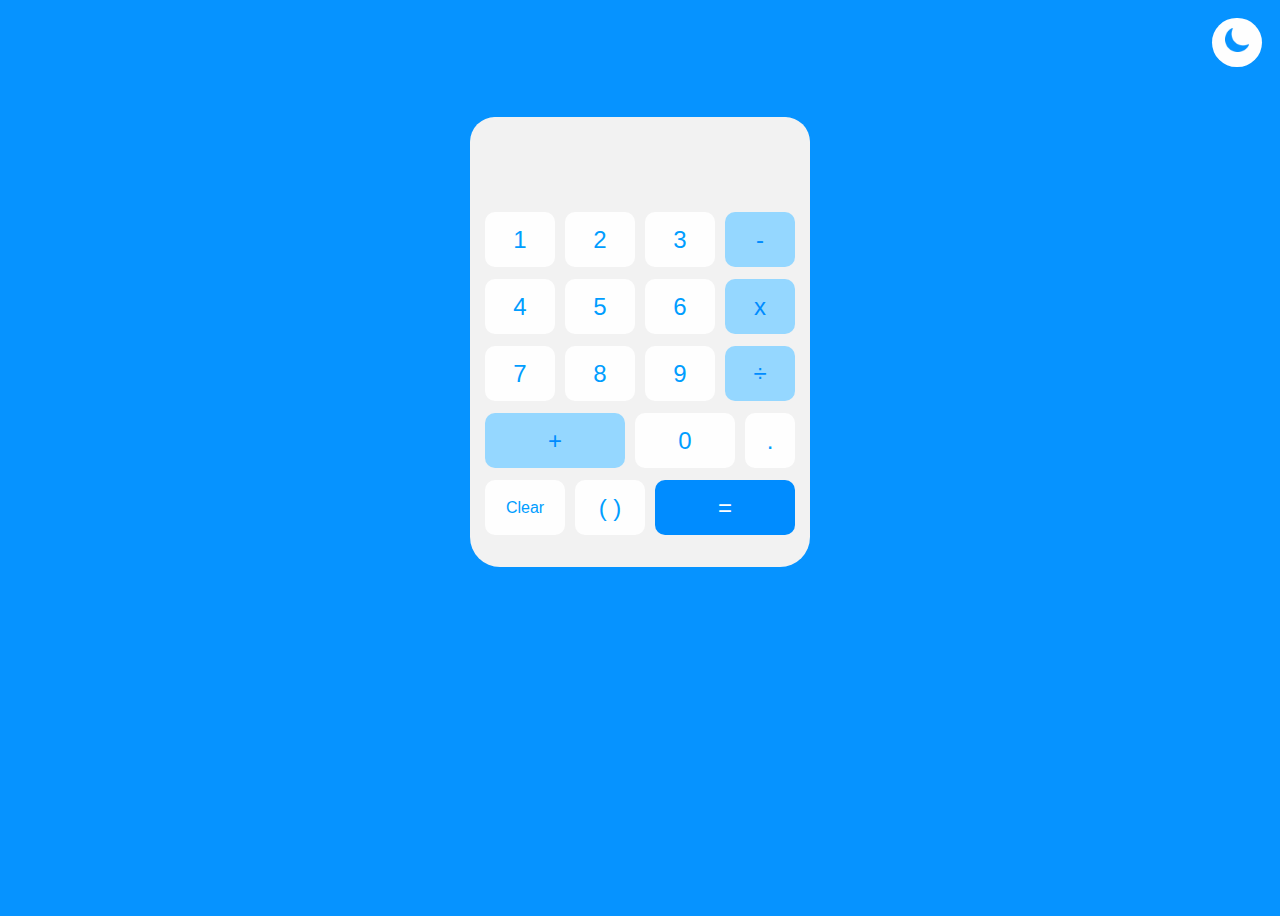
<file: calculator/index.html>
<!DOCTYPE html>
<html lang="en">
<head>
    <meta charset="UTF-8">
    <meta name="viewport" content="width=device-width, initial-scale=1.0">
    <title>Calculator</title>
    <link rel="preconnect" href="https://fonts.googleapis.com">
    <link rel="preconnect" href="https://fonts.gstatic.com" crossorigin>
    <link href="https://fonts.googleapis.com/css2?family=Open+Sans:ital,wght@0,300..800;1,300..800&display=swap" rel="stylesheet">
    <link rel="stylesheet" href="styles.css">
</head>
<body>
    <div class="header"><div class="theme-picker" onclick="changeTheme()"><img src="moon.png" alt=""></div></div>
    <div class="calculator">
        <p class="js-output"></p>
        <div class="buttons">
            <div class="buttons-row">
                <button class="white-button" onclick="updateCalculation('1');">1</button>
                <button class="white-button" onclick="updateCalculation('2');">2</button>
                <button class="white-button" onclick="updateCalculation('3');">3</button>
                <button class="blue-button" onclick="updateCalculation(' - ');">-</button>
                
            </div>
            <div class="buttons-row">
                <button class="white-button" onclick="updateCalculation('4');">4</button>
                <button class="white-button" onclick="updateCalculation('5');">5</button>
                <button class="white-button" onclick="updateCalculation('6');">6</button>
                <button class="blue-button" onclick="updateCalculation(' * ');">x</button>
            </div>
            <div class="buttons-row">
                <button class="white-button" onclick="updateCalculation('7');">7</button>
                <button class="white-button" onclick="updateCalculation('8');">8</button>
                <button class="white-button" onclick="updateCalculation('9');">9</button>
                <button class="blue-button" onclick="updateCalculation(' / ');">÷</button>
            </div>
            <div class="buttons-row">
                <button class="blue-button" id="plus-button" onclick="updateCalculation(' + ');">+</button>
                <button class="white-button" id="zero-button" onclick="updateCalculation('0');">0</button>
                <button class="white-button" id="dot-button" onclick="updateCalculation('.');">.</button>
            </div>
            <div class="buttons-row">
                <button class="white-button" id="clear-button" onclick="resetCalculation();">Clear</button>
                <button class="white-button" onclick="updateCalculation('()');">( )</button>
                <button class="white-button" id="result-button" onclick="calculateResult();">=</button>
                
            </div>
        </div>
    </div>
    <script src="script.js"></script>
</body>
</html>
</file>
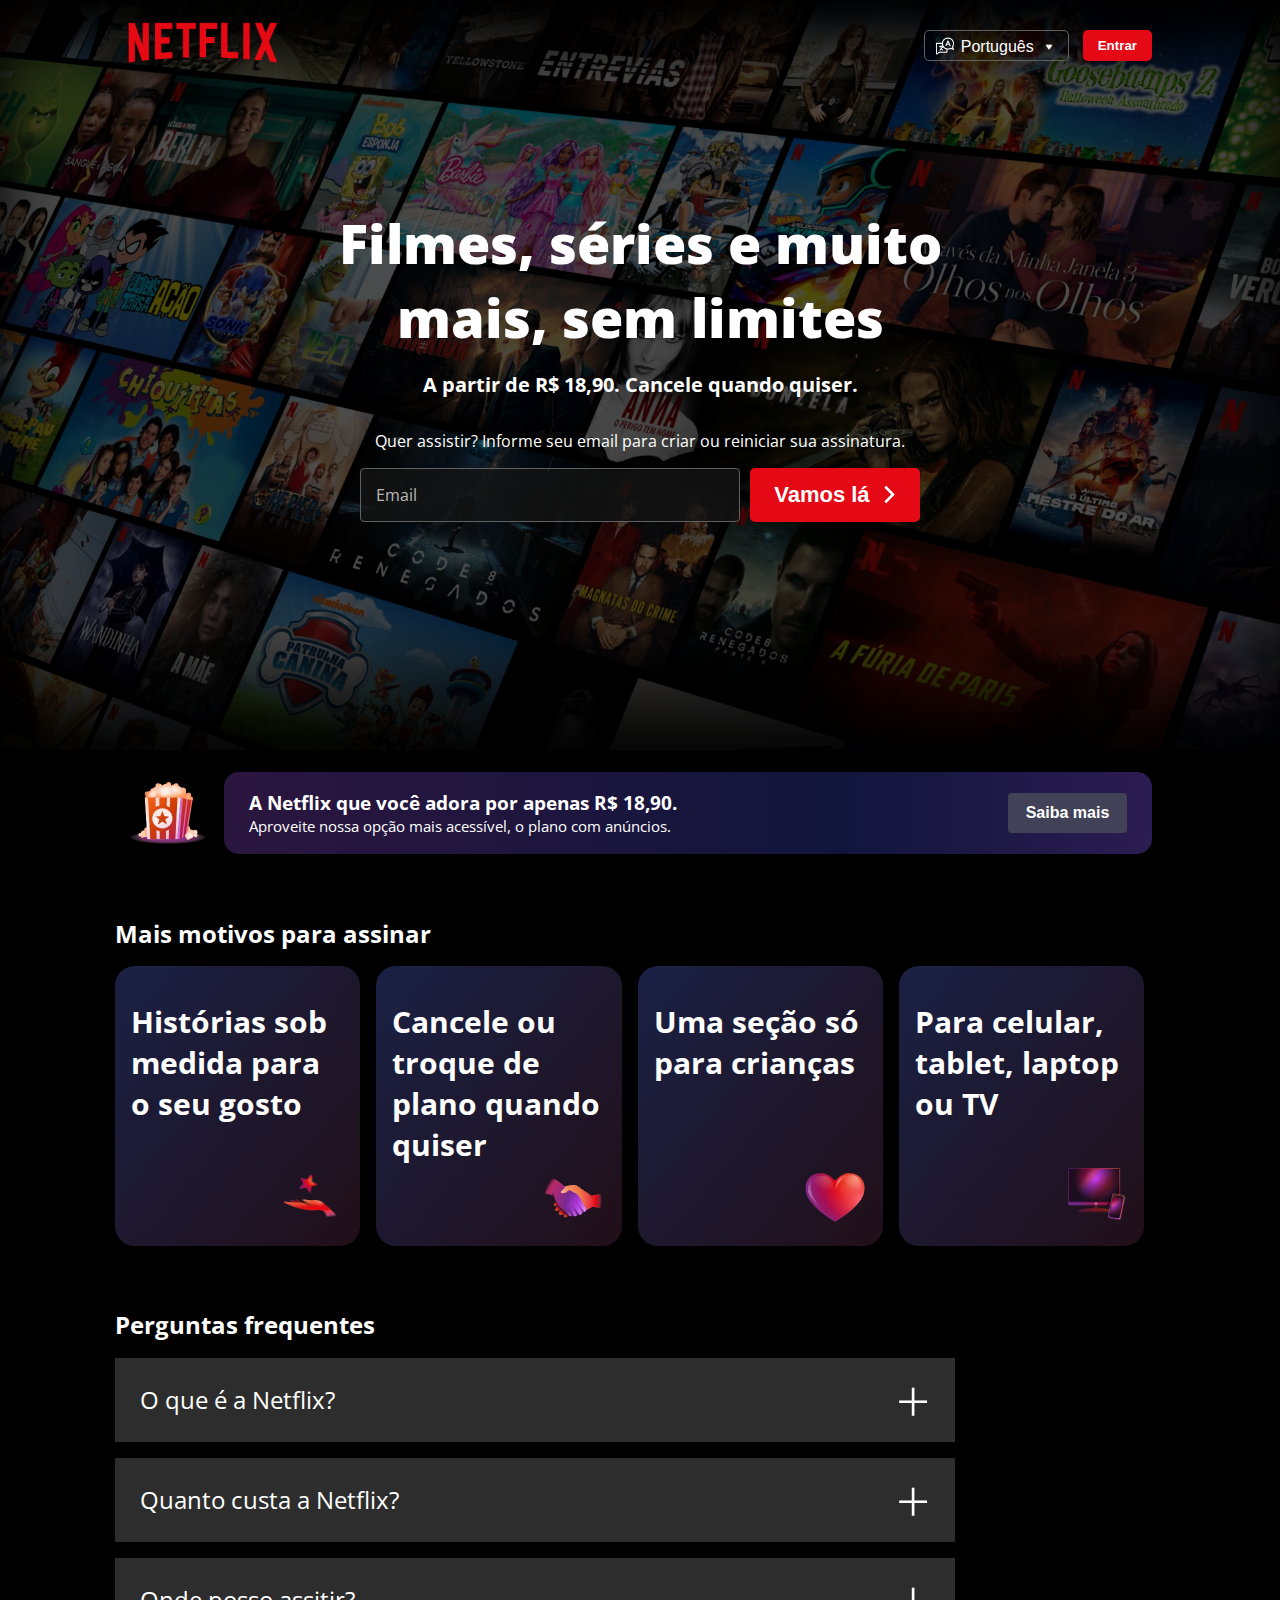
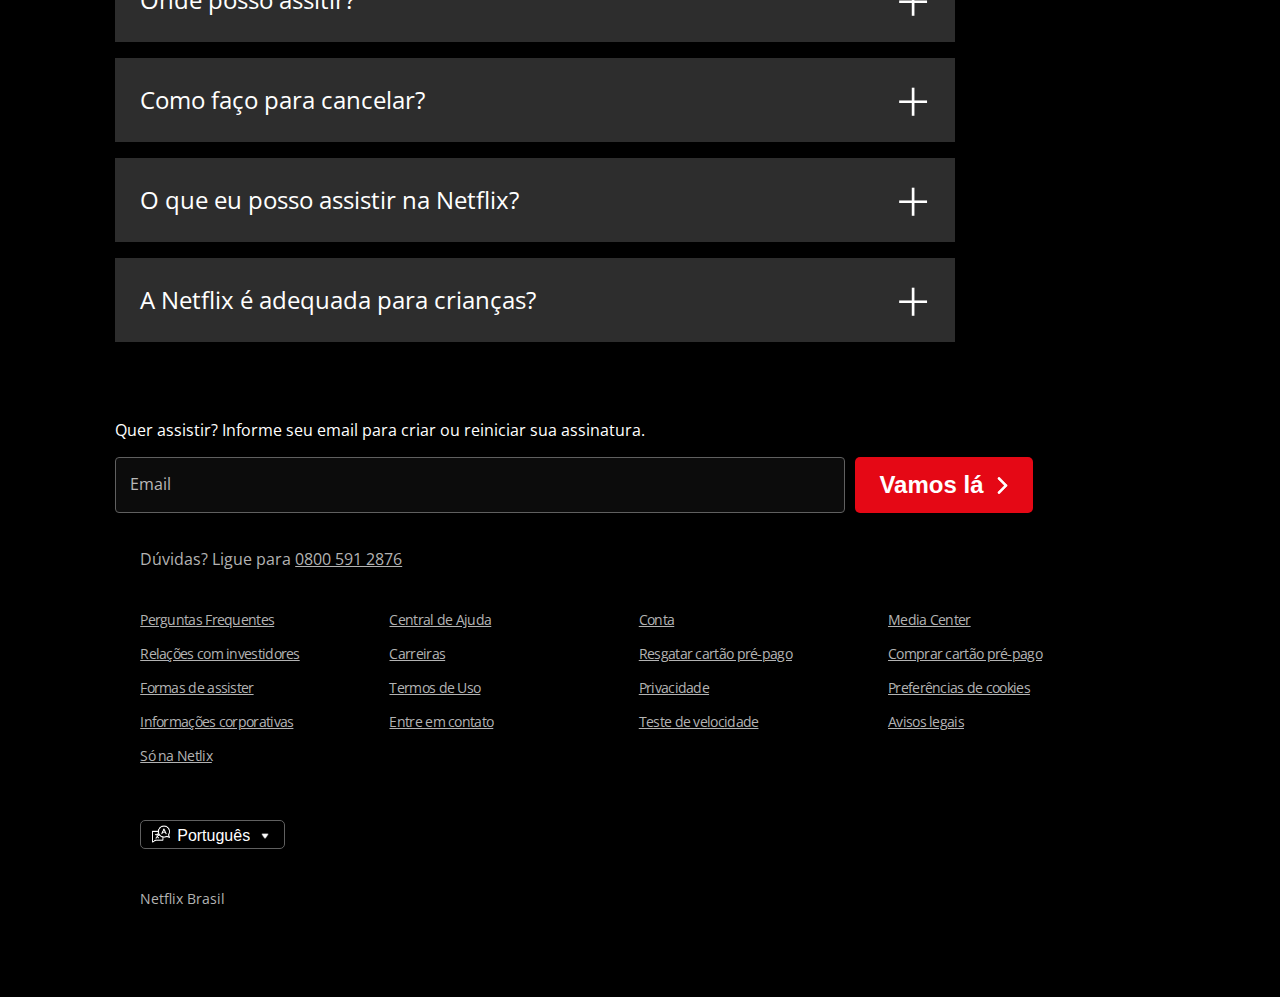
<file: landing-page/index.html>
<!DOCTYPE html>
<html lang="en">
<head>
    <meta charset="UTF-8">
    <link rel="icon" href="/landing-page/images/favicon/favicon.ico">
    <meta name="viewport" content="width=device-width, initial-scale=1.0">
    <title>Netflix Brasil - assistir a séries online, assistir a filmes online</title>
    <link rel="stylesheet" href="/landing-page/styles/general.css">
    <link rel="stylesheet" href="/landing-page/styles/header.css">
    <link rel="stylesheet" href="/landing-page/styles/hero.css">
    <link rel="stylesheet" href="/landing-page/styles/popcorn.css">
    <link rel="stylesheet" href="/landing-page/styles/background.css">
    <link rel="stylesheet" href="/landing-page/styles/reasons-signup.css">
    <link rel="stylesheet" href="/landing-page/styles/faq.css">
    <link rel="stylesheet" href="/landing-page/styles/last-cta.css">
    <link rel="stylesheet" href="/landing-page/styles/footer.css">
    <link rel="preconnect" href="https://fonts.googleapis.com">
    <link rel="preconnect" href="https://fonts.gstatic.com" crossorigin>
    <link href="https://fonts.googleapis.com/css2?family=Open+Sans:ital,wght@0,300..800;1,300..800&display=swap" rel="stylesheet">
</head>
<body>
    <div class="hero">
        <div class="header">
            <div class="logo"><img src="/landing-page/images/netflix-logo-png-large.png" alt=""></div>
            <div class="header-buttons">
                <img src="/landing-page/images/tradutor (2).png" alt="" class="translate-icon">
                <select name="languages" id="languages" class="select-language" onchange="changePageLanguage()">
                    <option value="portugues" selected>Português</option>
                    <option value="english">English</option>
                </select>
                <img src="/landing-page/images/caret-down (2).png" alt="" class="select-arrow">
                <button class="login-button">Entrar</button>
            </div>
        </div>
        <div class="background">
            <div class="background-image"></div>
            <div class="background-overlay"></div>
        </div>
        <div class="hero-content">
            <h1>Filmes, séries e muito mais, sem limites</h1>
            <h2>A partir de R$ 18,90. Cancele quando quiser.</h2>
            <p>Quer assistir? Informe seu email para criar ou reiniciar sua assinatura.</p>
            <div class="try-netflix">
                <input id="input-field" type="text" required>
                <label for="" onclick="activateFocus()">Email</label>
                <div class="sign-up-button">
                    <button>Vamos lá</button>
                    <img src="/landing-page/images/seta-direita.png" alt="">
                </div>
            </div>
        </div>
    </div>
    <div class="popcorn-banner">
        <img src="/landing-page/images/netflix-popcorn2.png" alt="">
        <div class="popcorn-message">
            <div class="content-inside">
                <div class="text-message">
                    <h1>A Netflix que você adora por apenas R$ 18,90.</h1>
                    <h2>Aproveite nossa opção mais acessível, o plano com anúncios.</h2>
                </div>
                <button class="popcorn-cta">Saiba mais</button>
            </div>
        </div>
    </div>
    <div class="reasons-banner">
        <h1>Mais motivos para assinar</h1>
        <div class="reasons">
            <div class="reason-box">
                <div>Histórias sob medida para o seu gosto</div>
                <img src="/landing-page/images/palm-of-hand.png" alt="">
            </div>
            <div class="reason-box">
                <div>Cancele ou troque de plano quando quiser</div>
                <img src="/landing-page/images/greeting.png" alt="">
            </div>
            <div class="reason-box">
                <div>Uma seção só para crianças</div>
                <img src="/landing-page/images/heart.png" alt="">
            </div>
            <div class="reason-box">
                <div>Para celular, tablet, laptop ou TV</div>
                <img src="/landing-page/images/computer.png" alt="">
            </div>
        </div>
    </div>
    <div class="faq">
        <h1>Perguntas frequentes</h1>
        <div class="questions">
            <details class="question-box">
                <summary class="faq-question"><p>O que é a Netflix?</p><p class="plus-icon" id="hello">&#43;</p></summary>
                <div class="faq-answer">A Netflix é um serviço de streaming que oferece uma ampla variedade de séries, filmes e documentários premiados em milhares de aparelhos conectados à internet.<br><br>
                    Você pode assistir a quantos filmes e séries quiser, quando e onde quiser – tudo por um preço mensal acessível. Aqui você sempre encontra novidades. A cada semana, adicionamos novas séries e filmes.</div>
            </details>
            <details class="question-box">
                <summary class="faq-question"><p>Quanto custa a Netflix?</p><p class="plus-icon">&#43;</p></summary>
                <div class="faq-answer"">Assista à Netflix no seu celular, tablet, Smart TV, notebook ou aparelho de streaming por uma taxa mensal única. Os planos variam de R$ 55,90 a R$ 18,90 por mês. Sem contrato nem taxas extras.</div>
            </details>
            <details class="question-box">
                <summary class="faq-question"><p>Onde posso assitir?</p><p class="plus-icon">&#43;</p></summary>
                <div class="faq-answer">Assista onde quiser, quando quiser. Faça login com sua conta Netflix em netflix.com para começar a assistir no computador ou em qualquer aparelho conectado à Internet compatível com o aplicativo Netflix, como Smart TVs, smartphones, tablets, aparelhos de streaming e videogames. <br><br>
                    Você também pode baixar a sua série favorita com o aplicativo Netflix para iOS, Android ou Windows 10. Use downloads para levar a Netflix para onde quiser sem precisar de conexão com a Internet. Leve a Netflix com você para qualquer lugar.</div>
            </details>
            <details class="question-box">
                <summary class="faq-question"><p>Como faço para cancelar?</p><p class="plus-icon">&#43;</p></summary>
                <div class="faq-answer">A Netflix é flexível. Não há contratos nem compromissos. Você pode cancelar a sua conta na internet com apenas dois cliques. Não há taxa de cancelamento – você pode começar ou encerrar a sua assinatura a qualquer momento.</div>
            </details>
            <details class="question-box">
                <summary class="faq-question"><p>O que eu posso assistir na Netflix?</p><p class="plus-icon">&#43;</p></summary>
                <div class="faq-answer"">A Netflix tem um grande catálogo de filmes, documentários, séries, originais Netflix premiados e muito mais. Assista o quanto quiser, quando quiser.</div>
            </details>
            <details class="question-box">
                <summary class="faq-question"><p>A Netflix é adequada para crianças?</p><p class="plus-icon">&#43;</p></summary>
                <div class="faq-answer">A experiência infantil da Netflix faz parte da sua assinatura para que as crianças se divirtam em seu próprio espaço com séries e filmes familiares sob a supervisão dos responsáveis. <br><br>
                    O recurso de controle parental, incluso nos perfis para crianças e protegido por PIN, permite restringir a classificação etária do conteúdo que as crianças podem ver e bloquear títulos específicos que você não quer que elas assistam.
                </div>
            </details>
        </div>
    </div>
    <div class="last-cta-container">
        <div class="last-cta">
            <p>Quer assistir? Informe seu email para criar ou reiniciar sua assinatura.</p>
            <div class="start-now">
                <input id="input-field2" type="text" required>
                <label for="" onclick="activateFocus2()">Email</label>
                <div class="start-now-button">
                    <button>Vamos lá</button>
                    <img src="/landing-page/images/seta-direita.png" alt="">
                </div>
            </div>
        </div>
    </div>
    <footer>
        <div class="footer-content">
            <p class="call-customer-service">Dúvidas? Ligue para <span>0800 591 2876</span></p>
            <ul class="site-links">
                <li>Perguntas Frequentes</li>
                <li>Central de Ajuda</li>
                <li>Conta</li>
                <li>Media Center</li>
                <li>Relações com investidores</li>
                <li>Carreiras</li>
                <li>Resgatar cartão pré-pago</li>
                <li>Comprar cartão pré-pago</li>
                <li>Formas de assister</li>
                <li>Termos de Uso</li>
                <li>Privacidade</li>
                <li>Preferências de cookies</li>
                <li>Informações corporativas</li>
                <li>Entre em contato</li>
                <li>Teste de velocidade</li>
                <li>Avisos legais</li>
                <li>Só na Netlix</li>
            </ul>
            <div class="change-language2">
                <img src="/landing-page/images/tradutor (2).png" alt="" class="translate-icon2">
                <select name="languages" id="languages" class="select-language2" onchange="changePageLanguage()">
                    <option value="portugues" selected>Português</option>
                    <option value="english">English</option>
                </select>
                <img src="/landing-page/images/caret-down (2).png" alt="" class="select-arrow2" id="select-arrow2">
            </div>
            <p id="netflix-brasil">Netflix Brasil</p>
        </div>
    </footer>
    <script src="/landing-page/script.js"></script>
</body>
</html>
</file>
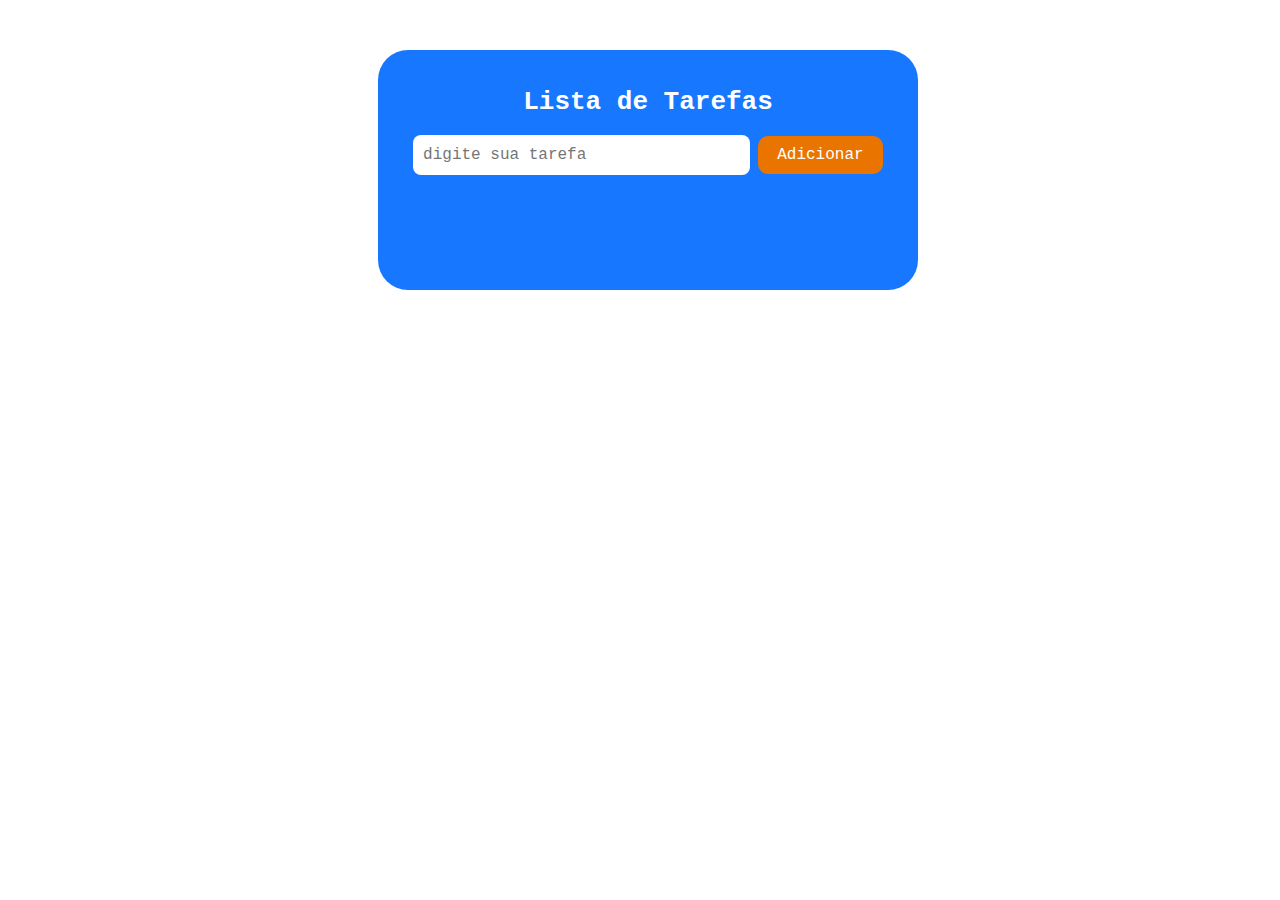
<file: Lista de Tarefas/index.html>
<!DOCTYPE html>
<html lang="en">
<head>
    <meta charset="UTF-8">
    <meta name="viewport" content="width=device-width, initial-scale=1.0">
    <title>Lista de Tarefas</title>
    <style>
        body {
            width: 100%; 
            text-align: center; 
            font-family: monospace; 
            margin-top: 50px; 
            color: white; 
            user-select: none; 
        }
        #geral { 
            width: 500px;
            background-color: rgb(23, 120, 255);
            padding: 20px;
            margin: auto; 
            text-align: center;
            border-radius: 30px;
            min-height: 200px;
        }
        #input-tarefa {
            width: 65%; 
            height: 38px;
            font-family: monospace;
            border: none; 
            border-radius: 8px;
            padding-left: 10px;
            font-size: 16px;
        }
        #botao { 
            font-size: 16px; 
            font-family: monospace; 
            width: 25%; 
            height: 38px;
            border-radius: 10px;
            background-color: rgb(233, 117, 0);
            color: white;
            border: none;
        }
        #botao:hover {
            background-color: rgb(217, 109, 0);
        }
        #botao:active {
            background-color: rgb(207, 104, 0);
        }
        #tarefas {
            width: 90%;
            margin: auto;
            font-size: 16px;
            text-align: left;
            cursor: pointer;
        }
    </style>
</head>
<body>
    <div id="geral">
        <h1>Lista de Tarefas</h1>
        <input type="text" placeholder="digite sua tarefa" id="input-tarefa">
        <button id="botao">Adicionar</button>
        <div id="tarefas"></div>
    </div>
    <script>
        let BotaoAdd = document.getElementById('botao');
        let Input = document.getElementById('input-tarefa');
        let Tarefas = document.getElementById('tarefas');
        let marcado = false;
        BotaoAdd.addEventListener('click', function() {
            if (Input.value != '') {
                var tarefa = document.createElement('p');
                Tarefas.appendChild(tarefa);
                tarefa.innerText = '- ' + Input.value;
                Input.value = '';
                tarefa.addEventListener('click', function() {
                    if (marcado == false) {
                        tarefa.style.textDecoration = 'line-through';
                        marcado = true;
                    }
                    else {
                        tarefa.style.textDecoration = '';
                        marcado = false;
                    }
                })
                tarefa.addEventListener('dblclick', function() {
                    Tarefas.removeChild(tarefa);
                })
            }
        })
    </script>
</body>
</html>
</file>
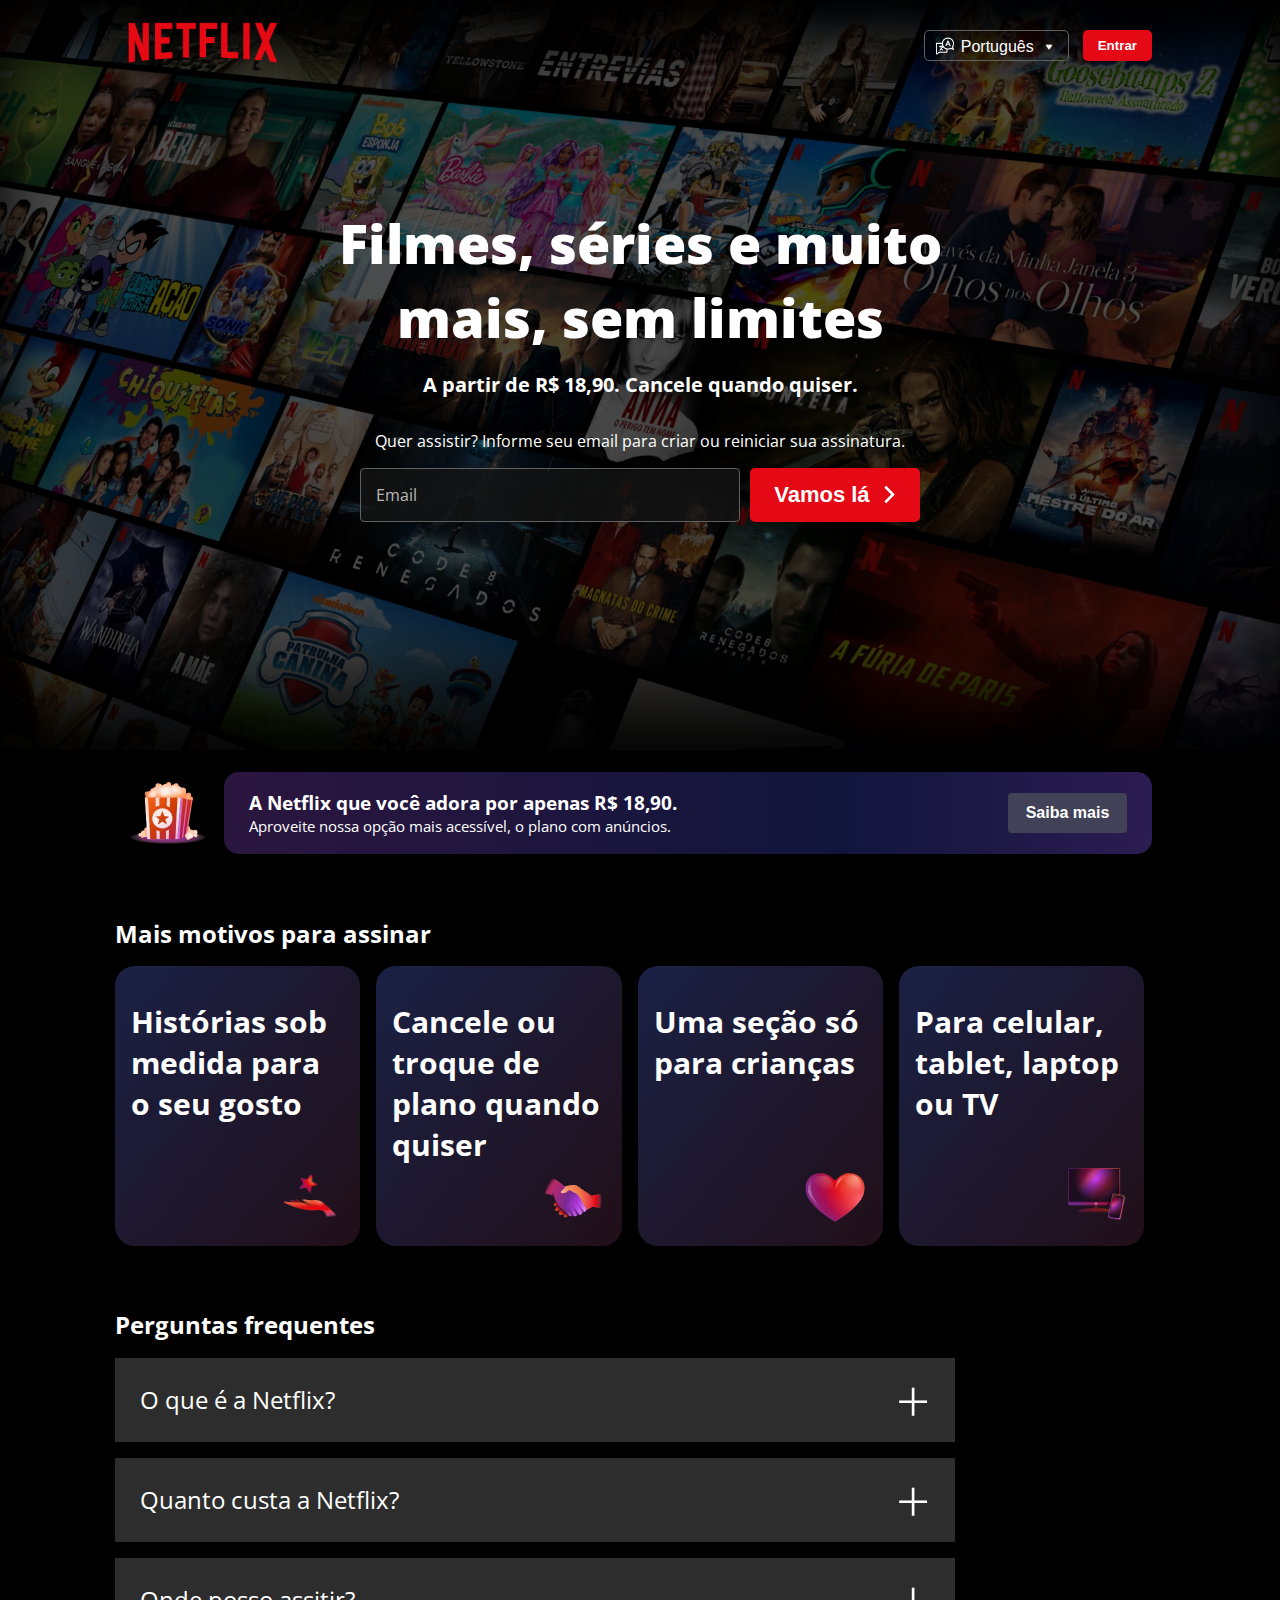
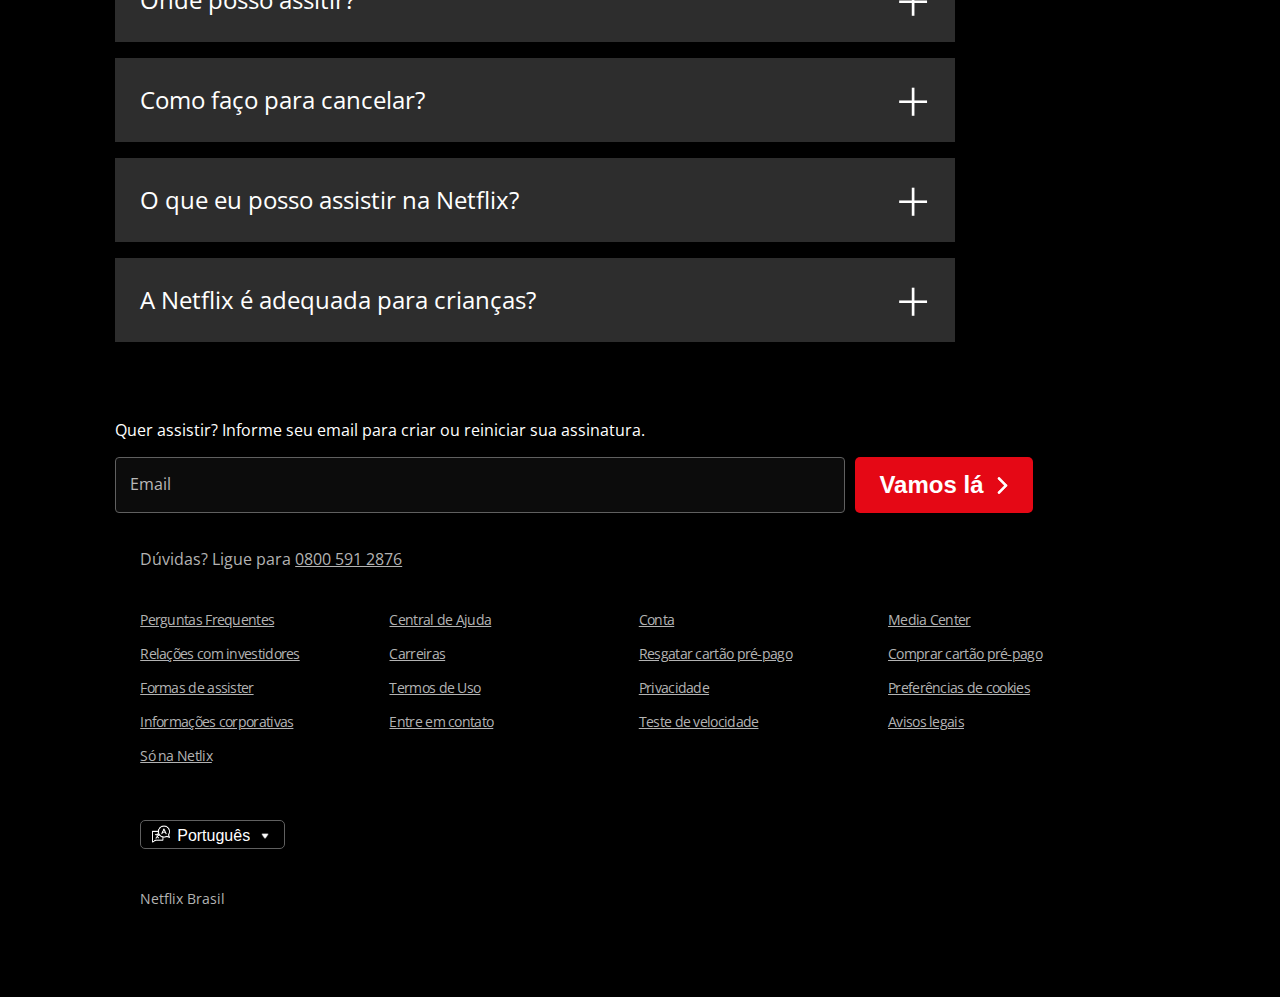
<file: netflix-landing-page/index.html>
<!DOCTYPE html>
<html lang="en">
<head>
    <meta charset="UTF-8">
    <link rel="icon" href="/netflix-landing-page/images/favicon/favicon.ico">
    <meta name="viewport" content="width=device-width, initial-scale=1.0">
    <title>Netflix Brasil - assistir a séries online, assistir a filmes online</title>
    <link rel="stylesheet" href="/netflix-landing-page/styles/general.css">
    <link rel="stylesheet" href="/netflix-landing-page/styles/header.css">
    <link rel="stylesheet" href="/netflix-landing-page/styles/hero.css">
    <link rel="stylesheet" href="/netflix-landing-page/styles/popcorn.css">
    <link rel="stylesheet" href="/netflix-landing-page/styles/background.css">
    <link rel="stylesheet" href="/netflix-landing-page/styles/reasons-signup.css">
    <link rel="stylesheet" href="/netflix-landing-page/styles/faq.css">
    <link rel="stylesheet" href="/netflix-landing-page/styles/last-cta.css">
    <link rel="stylesheet" href="/netflix-landing-page/styles/footer.css">
    <link rel="preconnect" href="https://fonts.googleapis.com">
    <link rel="preconnect" href="https://fonts.gstatic.com" crossorigin>
    <link href="https://fonts.googleapis.com/css2?family=Open+Sans:ital,wght@0,300..800;1,300..800&display=swap" rel="stylesheet">
</head>
<body>
    <div class="hero">
        <div class="header">
            <div class="logo"><img src="/netflix-landing-page/images/netflix-logo-png-large.png" alt=""></div>
            <div class="header-buttons">
                <img src="/netflix-landing-page/images/tradutor (2).png" alt="" class="translate-icon">
                <select name="languages" id="languages" class="select-language" onchange="changePageLanguage()">
                    <option value="portugues" selected>Português</option>
                    <option value="english">English</option>
                </select>
                <img src="/netflix-landing-page/images/caret-down (2).png" alt="" class="select-arrow">
                <button class="login-button">Entrar</button>
            </div>
        </div>
        <div class="background">
            <div class="background-image"></div>
            <div class="background-overlay"></div>
        </div>
        <div class="hero-content">
            <h1>Filmes, séries e muito mais, sem limites</h1>
            <h2>A partir de R$ 18,90. Cancele quando quiser.</h2>
            <p>Quer assistir? Informe seu email para criar ou reiniciar sua assinatura.</p>
            <div class="try-netflix">
                <input id="input-field" type="text" required>
                <label for="" onclick="activateFocus()">Email</label>
                <div class="sign-up-button">
                    <button>Vamos lá</button>
                    <img src="/netflix-landing-page/images/seta-direita.png" alt="">
                </div>
            </div>
        </div>
    </div>
    <div class="popcorn-banner">
        <img src="/netflix-landing-page/images/netflix-popcorn2.png" alt="">
        <div class="popcorn-message">
            <div class="content-inside">
                <div class="text-message">
                    <h1>A Netflix que você adora por apenas R$ 18,90.</h1>
                    <h2>Aproveite nossa opção mais acessível, o plano com anúncios.</h2>
                </div>
                <button class="popcorn-cta">Saiba mais</button>
            </div>
        </div>
    </div>
    <div class="reasons-banner">
        <h1>Mais motivos para assinar</h1>
        <div class="reasons">
            <div class="reason-box">
                <div>Histórias sob medida para o seu gosto</div>
                <img src="/netflix-landing-page/images/palm-of-hand.png" alt="">
            </div>
            <div class="reason-box">
                <div>Cancele ou troque de plano quando quiser</div>
                <img src="/netflix-landing-page/images/greeting.png" alt="">
            </div>
            <div class="reason-box">
                <div>Uma seção só para crianças</div>
                <img src="/netflix-landing-page/images/heart.png" alt="">
            </div>
            <div class="reason-box">
                <div>Para celular, tablet, laptop ou TV</div>
                <img src="/netflix-landing-page/images/computer.png" alt="">
            </div>
        </div>
    </div>
    <div class="faq">
        <h1>Perguntas frequentes</h1>
        <div class="questions">
            <details class="question-box">
                <summary class="faq-question"><p>O que é a Netflix?</p><p class="plus-icon" id="hello">&#43;</p></summary>
                <div class="faq-answer">A Netflix é um serviço de streaming que oferece uma ampla variedade de séries, filmes e documentários premiados em milhares de aparelhos conectados à internet.<br><br>
                    Você pode assistir a quantos filmes e séries quiser, quando e onde quiser – tudo por um preço mensal acessível. Aqui você sempre encontra novidades. A cada semana, adicionamos novas séries e filmes.</div>
            </details>
            <details class="question-box">
                <summary class="faq-question"><p>Quanto custa a Netflix?</p><p class="plus-icon">&#43;</p></summary>
                <div class="faq-answer"">Assista à Netflix no seu celular, tablet, Smart TV, notebook ou aparelho de streaming por uma taxa mensal única. Os planos variam de R$ 55,90 a R$ 18,90 por mês. Sem contrato nem taxas extras.</div>
            </details>
            <details class="question-box">
                <summary class="faq-question"><p>Onde posso assitir?</p><p class="plus-icon">&#43;</p></summary>
                <div class="faq-answer">Assista onde quiser, quando quiser. Faça login com sua conta Netflix em netflix.com para começar a assistir no computador ou em qualquer aparelho conectado à Internet compatível com o aplicativo Netflix, como Smart TVs, smartphones, tablets, aparelhos de streaming e videogames. <br><br>
                    Você também pode baixar a sua série favorita com o aplicativo Netflix para iOS, Android ou Windows 10. Use downloads para levar a Netflix para onde quiser sem precisar de conexão com a Internet. Leve a Netflix com você para qualquer lugar.</div>
            </details>
            <details class="question-box">
                <summary class="faq-question"><p>Como faço para cancelar?</p><p class="plus-icon">&#43;</p></summary>
                <div class="faq-answer">A Netflix é flexível. Não há contratos nem compromissos. Você pode cancelar a sua conta na internet com apenas dois cliques. Não há taxa de cancelamento – você pode começar ou encerrar a sua assinatura a qualquer momento.</div>
            </details>
            <details class="question-box">
                <summary class="faq-question"><p>O que eu posso assistir na Netflix?</p><p class="plus-icon">&#43;</p></summary>
                <div class="faq-answer"">A Netflix tem um grande catálogo de filmes, documentários, séries, originais Netflix premiados e muito mais. Assista o quanto quiser, quando quiser.</div>
            </details>
            <details class="question-box">
                <summary class="faq-question"><p>A Netflix é adequada para crianças?</p><p class="plus-icon">&#43;</p></summary>
                <div class="faq-answer">A experiência infantil da Netflix faz parte da sua assinatura para que as crianças se divirtam em seu próprio espaço com séries e filmes familiares sob a supervisão dos responsáveis. <br><br>
                    O recurso de controle parental, incluso nos perfis para crianças e protegido por PIN, permite restringir a classificação etária do conteúdo que as crianças podem ver e bloquear títulos específicos que você não quer que elas assistam.
                </div>
            </details>
        </div>
    </div>
    <div class="last-cta-container">
        <div class="last-cta">
            <p>Quer assistir? Informe seu email para criar ou reiniciar sua assinatura.</p>
            <div class="start-now">
                <input id="input-field2" type="text" required>
                <label for="" onclick="activateFocus2()">Email</label>
                <div class="start-now-button">
                    <button>Vamos lá</button>
                    <img src="/netflix-landing-page/images/seta-direita.png" alt="">
                </div>
            </div>
        </div>
    </div>
    <footer>
        <div class="footer-content">
            <p class="call-customer-service">Dúvidas? Ligue para <span>0800 591 2876</span></p>
            <ul class="site-links">
                <li>Perguntas Frequentes</li>
                <li>Central de Ajuda</li>
                <li>Conta</li>
                <li>Media Center</li>
                <li>Relações com investidores</li>
                <li>Carreiras</li>
                <li>Resgatar cartão pré-pago</li>
                <li>Comprar cartão pré-pago</li>
                <li>Formas de assister</li>
                <li>Termos de Uso</li>
                <li>Privacidade</li>
                <li>Preferências de cookies</li>
                <li>Informações corporativas</li>
                <li>Entre em contato</li>
                <li>Teste de velocidade</li>
                <li>Avisos legais</li>
                <li>Só na Netlix</li>
            </ul>
            <div class="change-language2">
                <img src="/netflix-landing-page/images/tradutor (2).png" alt="" class="translate-icon2">
                <select name="languages" id="languages" class="select-language2" onchange="changePageLanguage()">
                    <option value="portugues" selected>Português</option>
                    <option value="english">English</option>
                </select>
                <img src="/netflix-landing-page/images/caret-down (2).png" alt="" class="select-arrow2" id="select-arrow2">
            </div>
            <p id="netflix-brasil">Netflix Brasil</p>
        </div>
    </footer>
    <script src="/netflix-landing-page/script.js"></script>
</body>
</html>
</file>
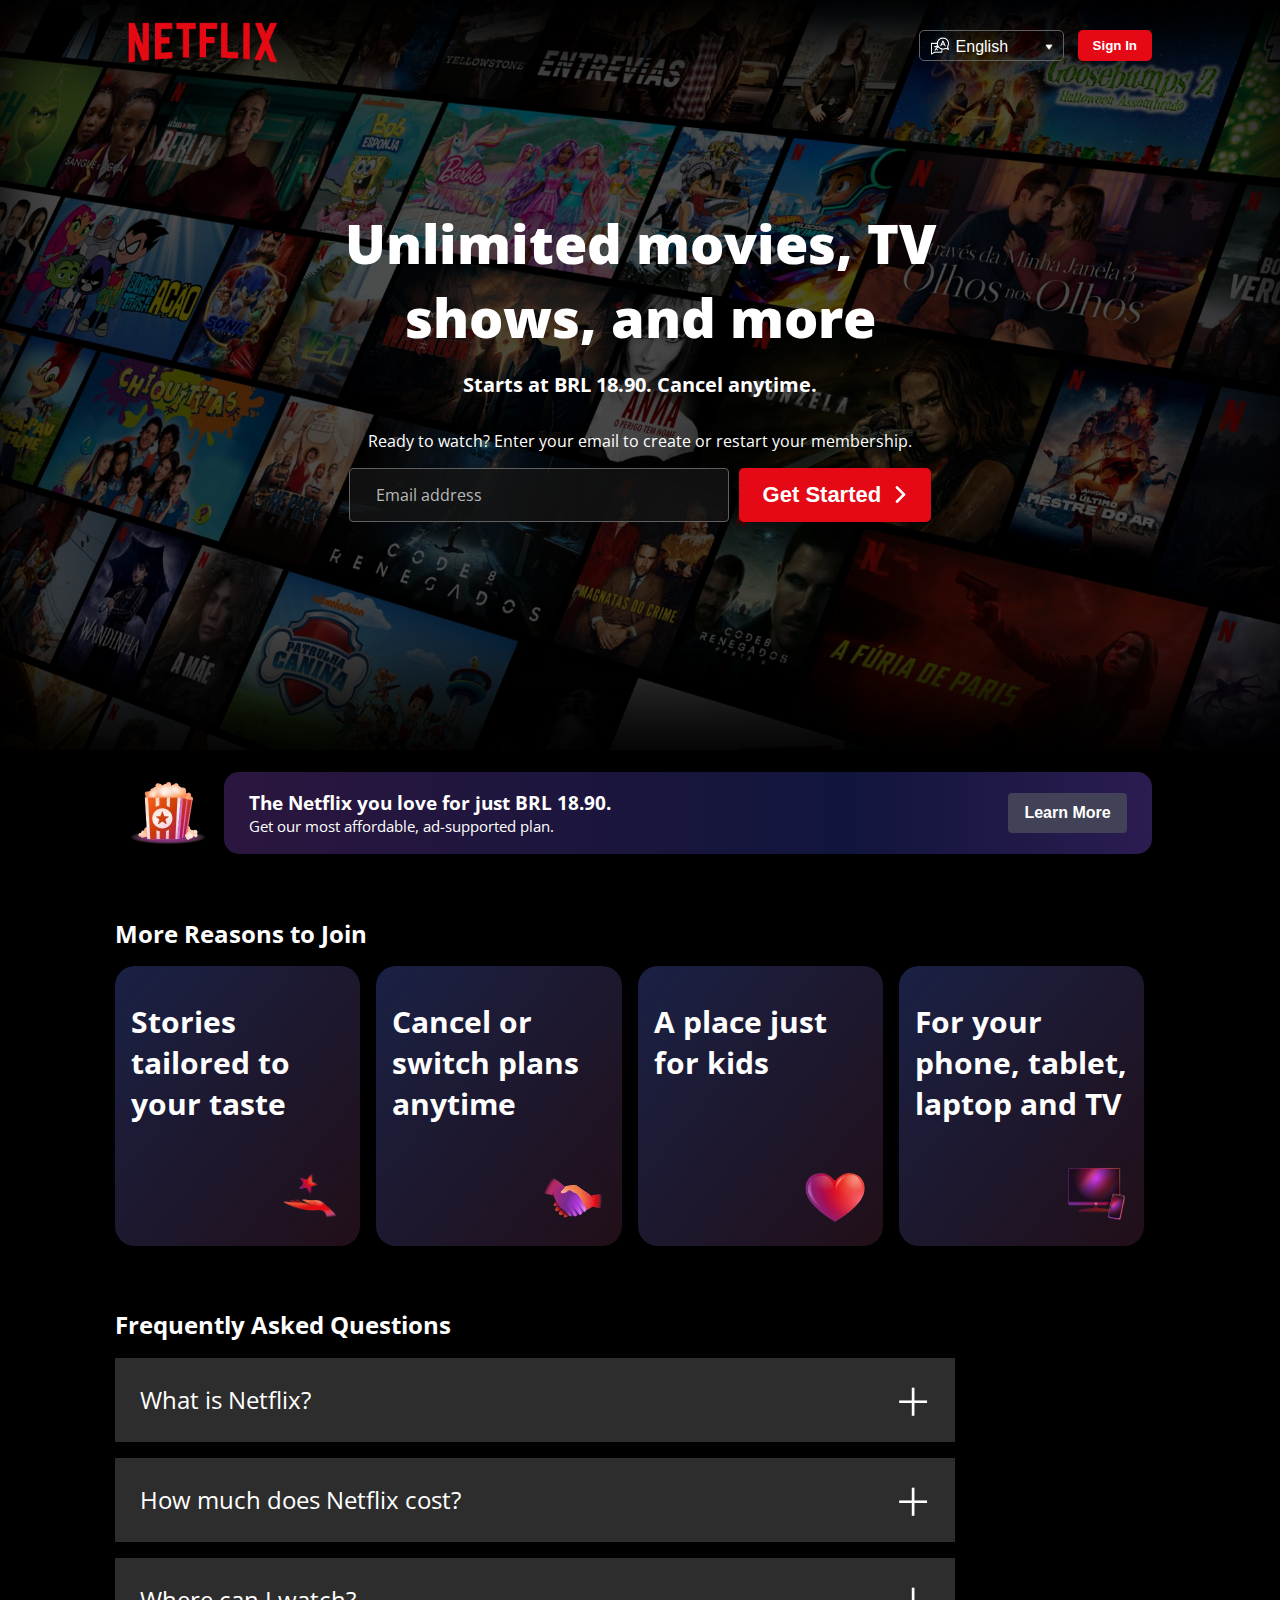
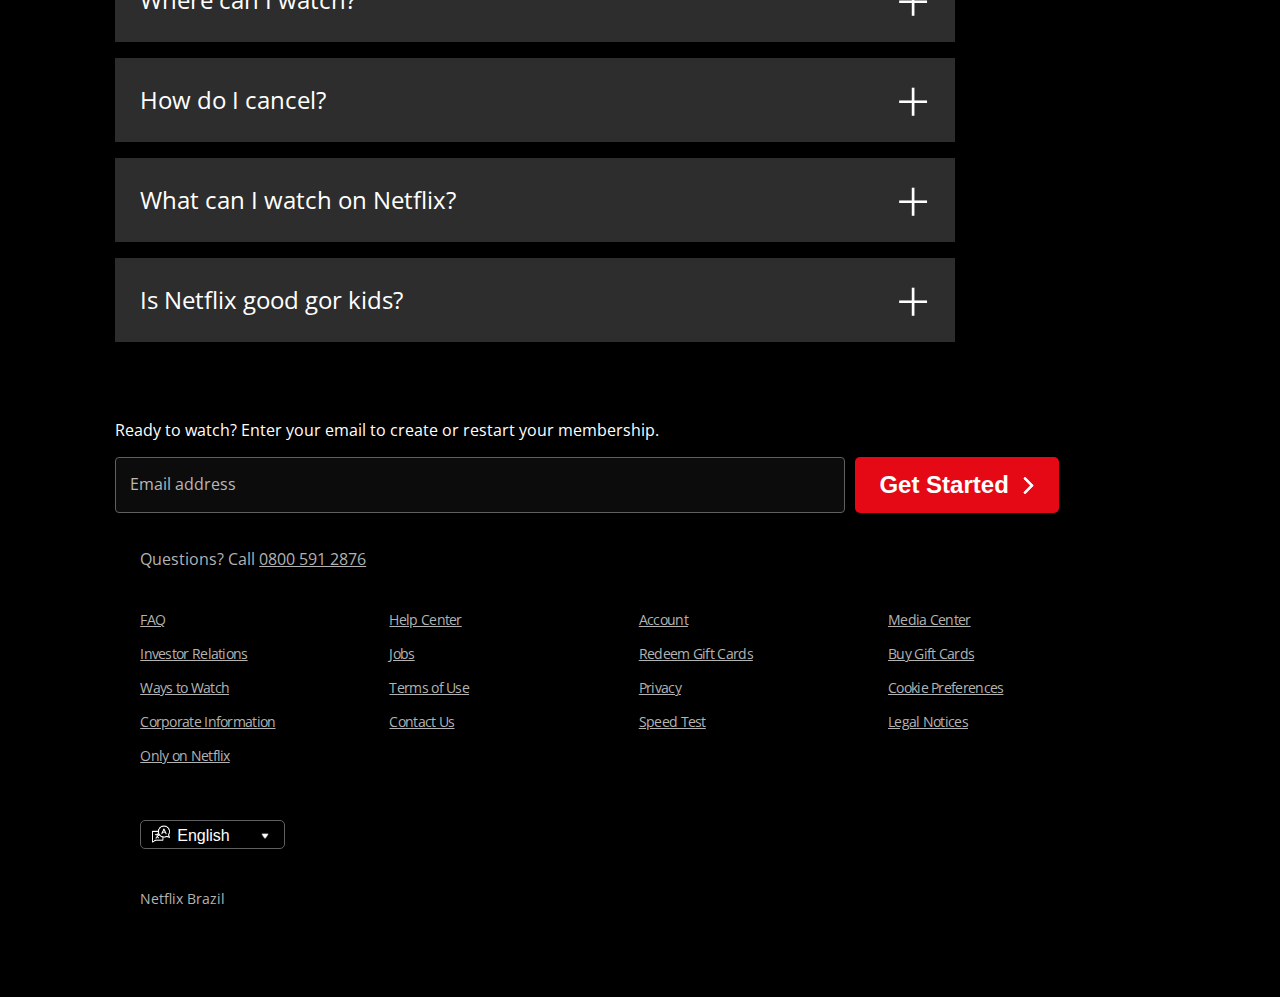
<file: landing-page/en/index.html>
<!DOCTYPE html>
<html lang="en">
<head>
    <meta charset="UTF-8">
    <link rel="icon" href="/landing-page/images/favicon/favicon.ico">
    <meta name="viewport" content="width=device-width, initial-scale=1.0">
    <title>Netflix Brazil - Watch TV Shows Online, Watch Movies Online</title>
    <link rel="stylesheet" href="/landing-page/styles/general.css">
    <link rel="stylesheet" href="/landing-page/styles/header.css">
    <link rel="stylesheet" href="/landing-page/styles/hero.css">
    <link rel="stylesheet" href="/landing-page/styles/popcorn.css">
    <link rel="stylesheet" href="/landing-page/styles/background.css">
    <link rel="stylesheet" href="/landing-page/styles/reasons-signup.css">
    <link rel="stylesheet" href="/landing-page/styles/faq.css">
    <link rel="stylesheet" href="/landing-page/styles/last-cta.css">
    <link rel="stylesheet" href="/landing-page/styles/footer.css">
    <link rel="preconnect" href="https://fonts.googleapis.com">
    <link rel="preconnect" href="https://fonts.gstatic.com" crossorigin>
    <link href="https://fonts.googleapis.com/css2?family=Open+Sans:ital,wght@0,300..800;1,300..800&display=swap" rel="stylesheet">
</head>
<body>
    <div class="hero">
        <div class="header">
            <div class="logo"><img src="/landing-page/images/netflix-logo-png-large.png" alt=""></div>
            <div class="header-buttons">
                <img src="/landing-page/images/tradutor (2).png" alt="" class="translate-icon">
                <select name="languages" id="languages" class="select-language" onchange="changePageLanguage()">
                    <option value="portugues">Português</option>
                    <option value="english" selected>English</option>
                </select>
                <img src="/landing-page/images/caret-down (2).png" alt="" class="select-arrow">
                <button class="login-button">Sign In</button>
            </div>
        </div>
        <div class="background">
            <div class="background-image"></div>
            <div class="background-overlay"></div>
        </div>
        <div class="hero-content">
            <h1>Unlimited movies, TV shows, and more</h1>
            <h2>Starts at BRL 18.90. Cancel anytime.</h2>
            <p>Ready to watch? Enter your email to create or restart your membership.</p>
            <div class="try-netflix">
                <input id="input-field" type="text" required>
                <label for="" onclick="activateFocus()">Email address</label>
                <div class="sign-up-button">
                    <button>Get Started</button>
                    <img src="/landing-page/images/seta-direita.png" alt="">
                </div>
            </div>
        </div>
    </div>
    <div class="popcorn-banner">
        <img src="/landing-page/images/netflix-popcorn2.png" alt="">
        <div class="popcorn-message">
            <div class="text-message">
                <h1>The Netflix you love for just BRL 18.90.</h1>
                <h2>Get our most affordable, ad-supported plan.</h2>
            </div>
            <button class="popcorn-cta">Learn More</button>
        </div>
    </div>
    <div class="reasons-banner">
        <h1>More Reasons to Join</h1>
        <div class="reasons">
            <div class="reason-box">
                <div>Stories tailored to your taste</div>
                <img src="/landing-page/images/palm-of-hand.png" alt="">
            </div>
            <div class="reason-box">
                <div>Cancel or switch plans anytime</div>
                <img src="/landing-page/images/greeting.png" alt="">
            </div>
            <div class="reason-box">
                <div>A place just for kids</div>
                <img src="/landing-page/images/heart.png" alt="">
            </div>
            <div class="reason-box">
                <div>For your phone, tablet, laptop and TV</div>
                <img src="/landing-page/images/computer.png" alt="">
            </div>
        </div>
    </div>
    <div class="faq">
        <h1>Frequently Asked Questions</h1>
        <div class="questions">
            <details class="question-box">
                <summary class="faq-question"><p>What is Netflix?</p><p class="plus-icon" id="hello">&#43;</p></summary>
                <div class="faq-answer">Netflix is a streaming service that offers a wide variety of award-winning TV shows, movies, anime, documentaries, and more on thousands of internet-connected devices.<br><br>
                    You can watch as much as you want, whenever you want – all for one low monthly price. There's always something new to discover and new TV shows and movies are added every week!</div>
            </details>
            <details class="question-box">
                <summary class="faq-question"><p>How much does Netflix cost?</p><p class="plus-icon">&#43;</p></summary>
                <div class="faq-answer"">Watch Netflix on your smartphone, tablet, Smart TV, laptop, or streaming device, all for one fixed monthly fee. Plans range from BRL 55.90 to BRL 18.90 a month. No extra costs, no contracts.</div>
            </details>
            <details class="question-box">
                <summary class="faq-question"><p>Where can I watch?</p><p class="plus-icon">&#43;</p></summary>
                <div class="faq-answer">Watch anywhere, anytime. Sign in with your Netflix account to watch instantly on the web at netflix.com from your personal computer or on any internet-connected device that offers the Netflix app, including smart TVs, smartphones, tablets, streaming media players and game consoles.<br><br>
                    You can also download your favorite shows with the iOS, Android, or Windows 10 app. Use downloads to watch while you're on the go and without an internet connection. Take Netflix with you anywhere.</div>
            </details>
            <details class="question-box">
                <summary class="faq-question"><p>How do I cancel?</p><p class="plus-icon">&#43;</p></summary>
                <div class="faq-answer">Netflix is flexible. There are no pesky contracts and no commitments. You can easily cancel your account online in two clicks. There are no cancellation fees – start or stop your account anytime.</div>
            </details>
            <details class="question-box">
                <summary class="faq-question"><p>What can I watch on Netflix?</p><p class="plus-icon">&#43;</p></summary>
                <div class="faq-answer"">Netflix has an extensive library of feature films, documentaries, TV shows, anime, award-winning Netflix originals, and more. Watch as much as you want, anytime you want.</div>
            </details>
            <details class="question-box">
                <summary class="faq-question"><p>Is Netflix good gor kids?</p><p class="plus-icon">&#43;</p></summary>
                <div class="faq-answer">The Netflix Kids experience is included in your membership to give parents control while kids enjoy family-friendly TV shows and movies in their own space.<br><br>
                    Kids profiles come with PIN-protected parental controls that let you restrict the maturity rating of content kids can watch and block specific titles you don’t want kids to see.
                </div>
            </details>
        </div>
    </div>
    <div class="last-cta-container">
        <div class="last-cta">
            <p>Ready to watch? Enter your email to create or restart your membership.            </p>
            <div class="start-now">
                <input id="input-field2" type="text" required>
                <label for="" onclick="activateFocus2()">Email address</label>
                <div class="start-now-button">
                    <button>Get Started</button>
                    <img src="/landing-page/images/seta-direita.png" alt="">
                </div>
            </div>
        </div>
    </div>
    <footer>
        <div class="footer-content">
            <p class="call-customer-service">Questions? Call <span>0800 591 2876</span></p>
            <ul class="site-links">
                <li>FAQ</li>
                <li>Help Center</li>
                <li>Account</li>
                <li>Media Center</li>
                <li>Investor Relations</li>
                <li>Jobs</li>
                <li>Redeem Gift Cards</li>
                <li>Buy Gift Cards</li>
                <li>Ways to Watch</li>
                <li>Terms of Use</li>
                <li>Privacy</li>
                <li>Cookie Preferences</li>
                <li>Corporate Information</li>
                <li>Contact Us</li>
                <li>Speed Test</li>
                <li>Legal Notices</li>
                <li>Only on Netflix</li>
            </ul>
            <div class="change-language2">
                <img src="/landing-page/images/tradutor (2).png" alt="" class="translate-icon2">
                <select name="languages" id="languages" class="select-language2" onchange="changePageLanguage()">
                    <option value="portugues">Português</option>
                    <option value="english" selected>English</option>
                </select>
                <img src="/landing-page/images/caret-down (2).png" alt="" class="select-arrow2" id="select-arrow2">
            </div>
            <p id="netflix-brasil">Netflix Brazil</p>
        </div>
    </footer>
    <script src="/landing-page/script.js"></script>
</body>
</html>
</file>
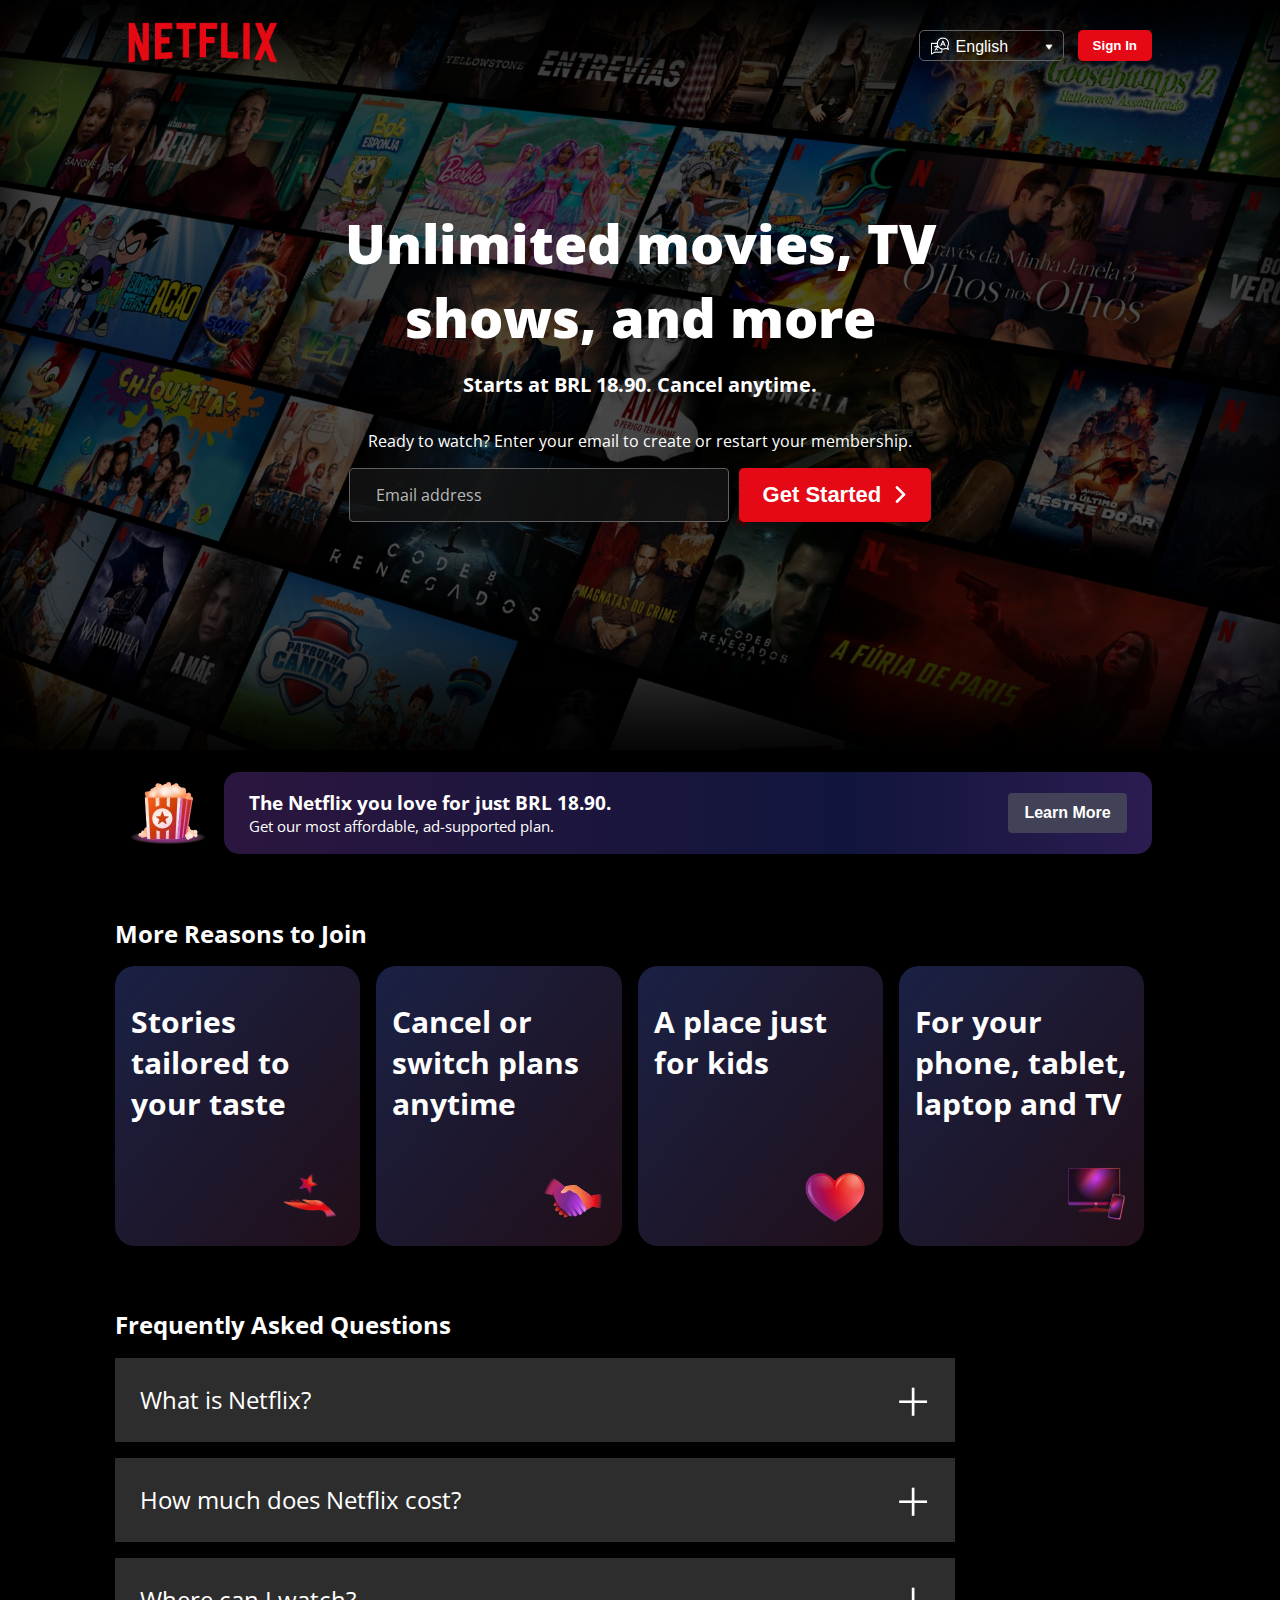
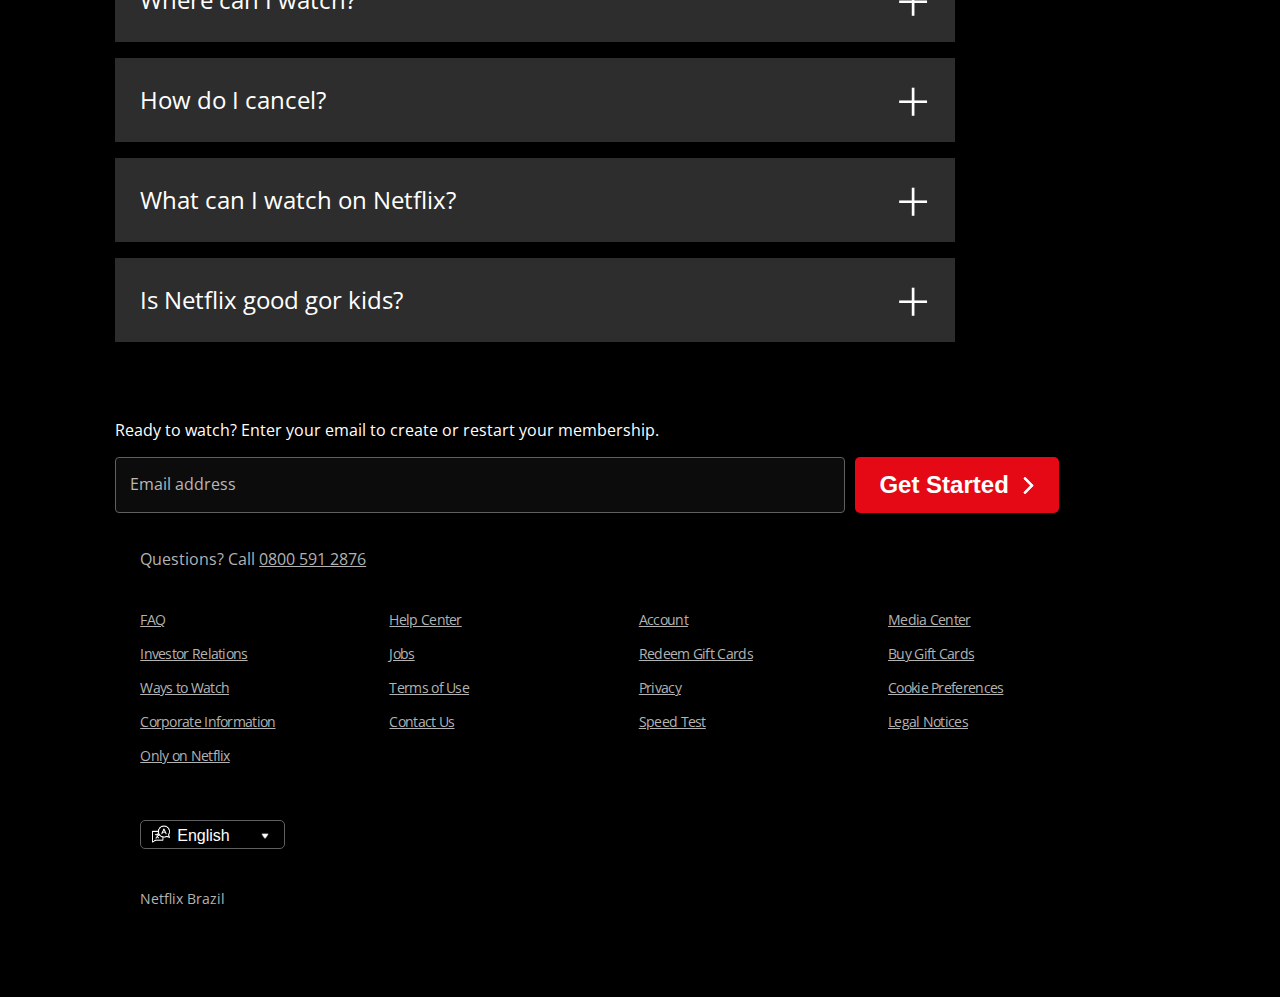
<file: netflix-landing-page/en/index.html>
<!DOCTYPE html>
<html lang="en">
<head>
    <meta charset="UTF-8">
    <link rel="icon" href="/netflix-landing-page/images/favicon/favicon.ico">
    <meta name="viewport" content="width=device-width, initial-scale=1.0">
    <title>Netflix Brazil - Watch TV Shows Online, Watch Movies Online</title>
    <link rel="stylesheet" href="/netflix-landing-page/styles/general.css">
    <link rel="stylesheet" href="/netflix-landing-page/styles/header.css">
    <link rel="stylesheet" href="/netflix-landing-page/styles/hero.css">
    <link rel="stylesheet" href="/netflix-landing-page/styles/popcorn.css">
    <link rel="stylesheet" href="/netflix-landing-page/styles/background.css">
    <link rel="stylesheet" href="/netflix-landing-page/styles/reasons-signup.css">
    <link rel="stylesheet" href="/netflix-landing-page/styles/faq.css">
    <link rel="stylesheet" href="/netflix-landing-page/styles/last-cta.css">
    <link rel="stylesheet" href="/netflix-landing-page/styles/footer.css">
    <link rel="preconnect" href="https://fonts.googleapis.com">
    <link rel="preconnect" href="https://fonts.gstatic.com" crossorigin>
    <link href="https://fonts.googleapis.com/css2?family=Open+Sans:ital,wght@0,300..800;1,300..800&display=swap" rel="stylesheet">
</head>
<body>
    <div class="hero">
        <div class="header">
            <div class="logo"><img src="/netflix-landing-page/images/netflix-logo-png-large.png" alt=""></div>
            <div class="header-buttons">
                <img src="/netflix-landing-page/images/tradutor (2).png" alt="" class="translate-icon">
                <select name="languages" id="languages" class="select-language" onchange="changePageLanguage()">
                    <option value="portugues">Português</option>
                    <option value="english" selected>English</option>
                </select>
                <img src="/netflix-landing-page/images/caret-down (2).png" alt="" class="select-arrow">
                <button class="login-button">Sign In</button>
            </div>
        </div>
        <div class="background">
            <div class="background-image"></div>
            <div class="background-overlay"></div>
        </div>
        <div class="hero-content">
            <h1>Unlimited movies, TV shows, and more</h1>
            <h2>Starts at BRL 18.90. Cancel anytime.</h2>
            <p>Ready to watch? Enter your email to create or restart your membership.</p>
            <div class="try-netflix">
                <input id="input-field" type="text" required>
                <label for="" onclick="activateFocus()">Email address</label>
                <div class="sign-up-button">
                    <button>Get Started</button>
                    <img src="/netflix-landing-page/images/seta-direita.png" alt="">
                </div>
            </div>
        </div>
    </div>
    <div class="popcorn-banner">
        <img src="/netflix-landing-page/images/netflix-popcorn2.png" alt="">
        <div class="popcorn-message">
            <div class="text-message">
                <h1>The Netflix you love for just BRL 18.90.</h1>
                <h2>Get our most affordable, ad-supported plan.</h2>
            </div>
            <button class="popcorn-cta">Learn More</button>
        </div>
    </div>
    <div class="reasons-banner">
        <h1>More Reasons to Join</h1>
        <div class="reasons">
            <div class="reason-box">
                <div>Stories tailored to your taste</div>
                <img src="/netflix-landing-page/images/palm-of-hand.png" alt="">
            </div>
            <div class="reason-box">
                <div>Cancel or switch plans anytime</div>
                <img src="/netflix-landing-page/images/greeting.png" alt="">
            </div>
            <div class="reason-box">
                <div>A place just for kids</div>
                <img src="/netflix-landing-page/images/heart.png" alt="">
            </div>
            <div class="reason-box">
                <div>For your phone, tablet, laptop and TV</div>
                <img src="/netflix-landing-page/images/computer.png" alt="">
            </div>
        </div>
    </div>
    <div class="faq">
        <h1>Frequently Asked Questions</h1>
        <div class="questions">
            <details class="question-box">
                <summary class="faq-question"><p>What is Netflix?</p><p class="plus-icon" id="hello">&#43;</p></summary>
                <div class="faq-answer">Netflix is a streaming service that offers a wide variety of award-winning TV shows, movies, anime, documentaries, and more on thousands of internet-connected devices.<br><br>
                    You can watch as much as you want, whenever you want – all for one low monthly price. There's always something new to discover and new TV shows and movies are added every week!</div>
            </details>
            <details class="question-box">
                <summary class="faq-question"><p>How much does Netflix cost?</p><p class="plus-icon">&#43;</p></summary>
                <div class="faq-answer"">Watch Netflix on your smartphone, tablet, Smart TV, laptop, or streaming device, all for one fixed monthly fee. Plans range from BRL 55.90 to BRL 18.90 a month. No extra costs, no contracts.</div>
            </details>
            <details class="question-box">
                <summary class="faq-question"><p>Where can I watch?</p><p class="plus-icon">&#43;</p></summary>
                <div class="faq-answer">Watch anywhere, anytime. Sign in with your Netflix account to watch instantly on the web at netflix.com from your personal computer or on any internet-connected device that offers the Netflix app, including smart TVs, smartphones, tablets, streaming media players and game consoles.<br><br>
                    You can also download your favorite shows with the iOS, Android, or Windows 10 app. Use downloads to watch while you're on the go and without an internet connection. Take Netflix with you anywhere.</div>
            </details>
            <details class="question-box">
                <summary class="faq-question"><p>How do I cancel?</p><p class="plus-icon">&#43;</p></summary>
                <div class="faq-answer">Netflix is flexible. There are no pesky contracts and no commitments. You can easily cancel your account online in two clicks. There are no cancellation fees – start or stop your account anytime.</div>
            </details>
            <details class="question-box">
                <summary class="faq-question"><p>What can I watch on Netflix?</p><p class="plus-icon">&#43;</p></summary>
                <div class="faq-answer"">Netflix has an extensive library of feature films, documentaries, TV shows, anime, award-winning Netflix originals, and more. Watch as much as you want, anytime you want.</div>
            </details>
            <details class="question-box">
                <summary class="faq-question"><p>Is Netflix good gor kids?</p><p class="plus-icon">&#43;</p></summary>
                <div class="faq-answer">The Netflix Kids experience is included in your membership to give parents control while kids enjoy family-friendly TV shows and movies in their own space.<br><br>
                    Kids profiles come with PIN-protected parental controls that let you restrict the maturity rating of content kids can watch and block specific titles you don’t want kids to see.
                </div>
            </details>
        </div>
    </div>
    <div class="last-cta-container">
        <div class="last-cta">
            <p>Ready to watch? Enter your email to create or restart your membership.            </p>
            <div class="start-now">
                <input id="input-field2" type="text" required>
                <label for="" onclick="activateFocus2()">Email address</label>
                <div class="start-now-button">
                    <button>Get Started</button>
                    <img src="/netflix-landing-page/images/seta-direita.png" alt="">
                </div>
            </div>
        </div>
    </div>
    <footer>
        <div class="footer-content">
            <p class="call-customer-service">Questions? Call <span>0800 591 2876</span></p>
            <ul class="site-links">
                <li>FAQ</li>
                <li>Help Center</li>
                <li>Account</li>
                <li>Media Center</li>
                <li>Investor Relations</li>
                <li>Jobs</li>
                <li>Redeem Gift Cards</li>
                <li>Buy Gift Cards</li>
                <li>Ways to Watch</li>
                <li>Terms of Use</li>
                <li>Privacy</li>
                <li>Cookie Preferences</li>
                <li>Corporate Information</li>
                <li>Contact Us</li>
                <li>Speed Test</li>
                <li>Legal Notices</li>
                <li>Only on Netflix</li>
            </ul>
            <div class="change-language2">
                <img src="/netflix-landing-page/images/tradutor (2).png" alt="" class="translate-icon2">
                <select name="languages" id="languages" class="select-language2" onchange="changePageLanguage()">
                    <option value="portugues">Português</option>
                    <option value="english" selected>English</option>
                </select>
                <img src="/netflix-landing-page/images/caret-down (2).png" alt="" class="select-arrow2" id="select-arrow2">
            </div>
            <p id="netflix-brasil">Netflix Brazil</p>
        </div>
    </footer>
    <script src="/netflix-landing-page/script.js"></script>
</body>
</html>
</file>
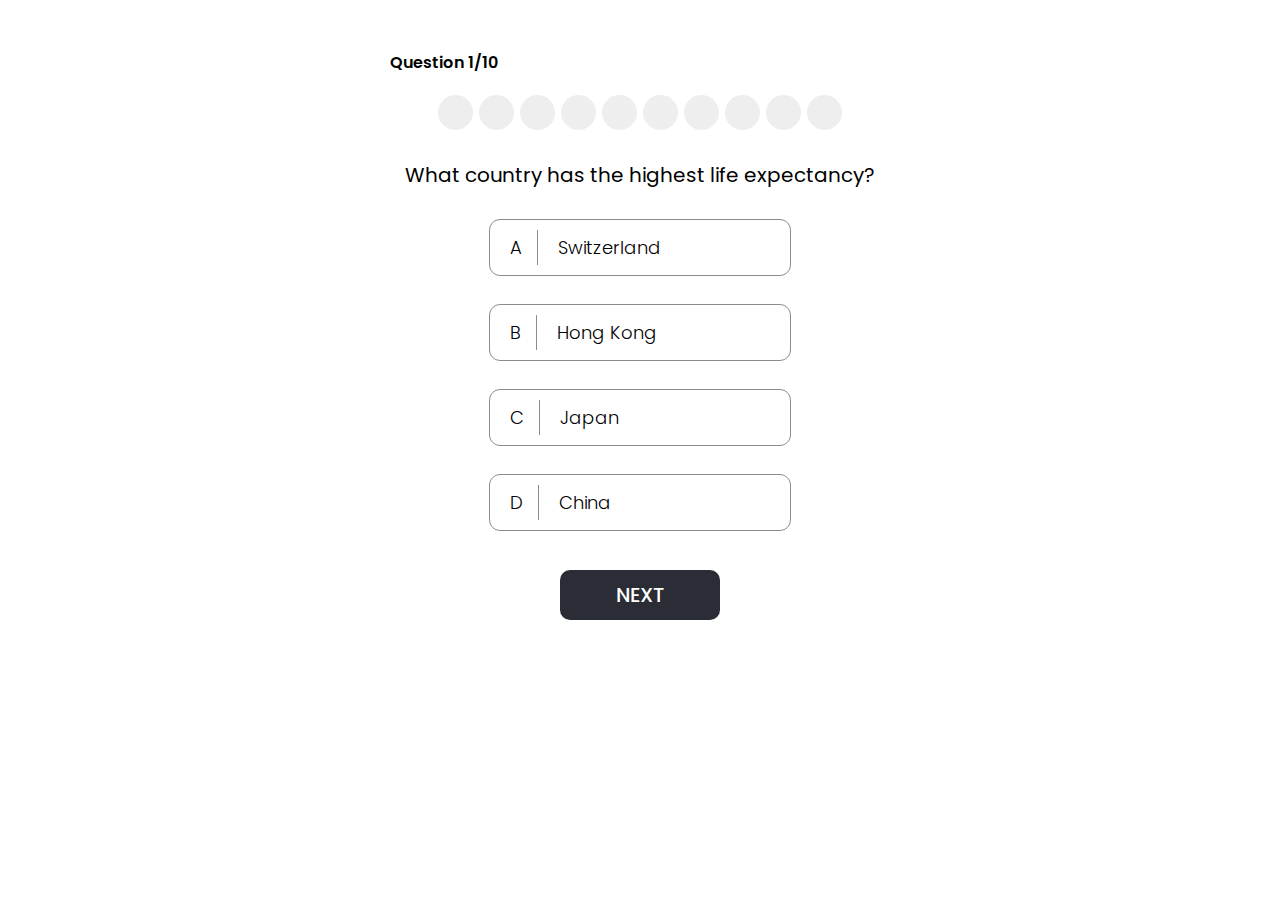
<file: quiz-game/en/index.html>
<!DOCTYPE html>
<html lang="en">
<head>
    <meta charset="UTF-8">
    <meta name="viewport" content="width=device-width, initial-scale=1.0">
    <title>Quiz Game</title>
    <link rel="stylesheet" href="../styles/style.css">
    <link rel="preconnect" href="https://fonts.googleapis.com">
    <link rel="preconnect" href="https://fonts.gstatic.com" crossorigin>
    <link href="https://fonts.googleapis.com/css2?family=Poppins:ital,wght@0,100;0,200;0,300;0,400;0,500;0,600;0,700;0,800;0,900;1,100;1,200;1,300;1,400;1,500;1,600;1,700;1,800;1,900&display=swap" rel="stylesheet">
</head>
<body>
    <script>
        function preloadImages() {
            let imgRight = new Image();
            let imgRight2 = new Image();
            let imgWrong = new Image();
            let imgWrong2 = new Image();
            imgRight.src = "/quiz-game/img/right.png";
            imgRight2.src = "/quiz-game/img/right2.png";
            imgWrong.src = "/quiz-game/img/wrong.png";
            imgWrong2.src = "/quiz-game/img/wrong2.png";
        }
    </script>
    <div class="quiz-game">
        <div class="question-number">Question 1/10</div>
        <div class="markers">
            <div class="circle"></div>
            <div class="circle"></div>
            <div class="circle"></div>
            <div class="circle"></div>
            <div class="circle"></div>
            <div class="circle"></div>
            <div class="circle"></div>
            <div class="circle"></div>
            <div class="circle"></div>
            <div class="circle"></div>
        </div>
        <div class="question-wording">What country has the highest life expectancy?</div>
        <div class="answers">
            <button class="option" value="1">
                <div>A</div>
                <div class="bar"></div>
                <div id="option1">Switzerland</div>
            </button>
            <button class="option" value="2">
                <div>B</div>
                <div class="bar"></div>
                <div id="option2">Hong Kong</div>
            </button>
            <button class="option" value="3">
                <div>C</div>
                <div class="bar"></div>
                <div id="option3">Japan</div>
            </button>
            <button class="option" value="4">
                <div>D</div>
                <div class="bar"></div>
                <div id="option4">China</div>
            </button>
        </div>
        <div class="next-question">NEXT</div>
    </div>
    <script src="main.js"></script>
</body>
</html>
</file>
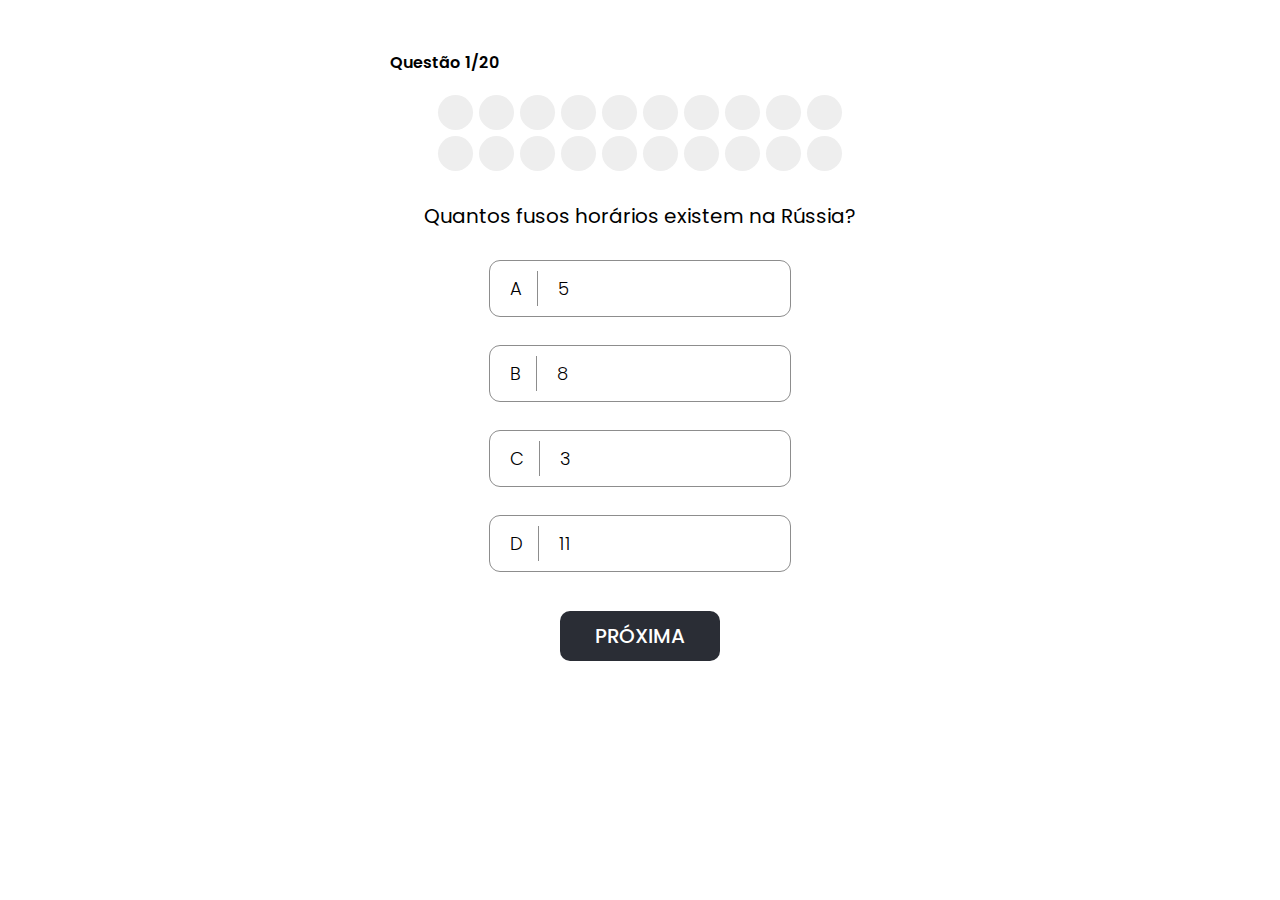
<file: quiz-game/pt-BR/index.html>
<!DOCTYPE html>
<html lang="en">
<head>
    <meta charset="UTF-8">
    <meta name="viewport" content="width=device-width, initial-scale=1.0">
    <title>Quiz Game</title>
    <link rel="stylesheet" href="../styles/style.css">
    <link rel="preconnect" href="https://fonts.googleapis.com">
    <link rel="preconnect" href="https://fonts.gstatic.com" crossorigin>
    <link href="https://fonts.googleapis.com/css2?family=Poppins:ital,wght@0,100;0,200;0,300;0,400;0,500;0,600;0,700;0,800;0,900;1,100;1,200;1,300;1,400;1,500;1,600;1,700;1,800;1,900&display=swap" rel="stylesheet">
</head>
<body>
    <script>
        function preloadImages() {
            let imgRight = new Image();
            let imgRight2 = new Image();
            let imgWrong = new Image();
            let imgWrong2 = new Image();
            imgRight.src = "/quiz-game/img/right.png";
            imgRight2.src = "/quiz-game/img/right2.png";
            imgWrong.src = "/quiz-game/img/wrong.png";
            imgWrong2.src = "/quiz-game/img/wrong2.png";
        }
    </script>
    <div class="quiz-game">
        <div class="question-number">Questão 1/20</div>
        <div class="markers">
            <div class="circle"></div>
            <div class="circle"></div>
            <div class="circle"></div>
            <div class="circle"></div>
            <div class="circle"></div>
            <div class="circle"></div>
            <div class="circle"></div>
            <div class="circle"></div>
            <div class="circle"></div>
            <div class="circle"></div>
            <div class="circle"></div>
            <div class="circle"></div>
            <div class="circle"></div>
            <div class="circle"></div>
            <div class="circle"></div>
            <div class="circle"></div>
            <div class="circle"></div>
            <div class="circle"></div>
            <div class="circle"></div>
            <div class="circle"></div>
        </div>
        <div class="question-wording">Quantos fusos horários existem na Rússia?</div>
        <div class="answers">
            <button class="option" value="1">
                <div>A</div>
                <div class="bar"></div>
                <div id="option1">5</div>
            </button>
            <button class="option" value="2">
                <div>B</div>
                <div class="bar"></div>
                <div id="option2">8</div>
            </button>
            <button class="option" value="3">
                <div>C</div>
                <div class="bar"></div>
                <div id="option3">3</div>
            </button>
            <button class="option" value="4">
                <div>D</div>
                <div class="bar"></div>
                <div id="option4">11</div>
            </button>
        </div>
        <div class="next-question">PRÓXIMA</div>
    </div>
    <script src="main.js"></script>
</body>
</html>
</file>
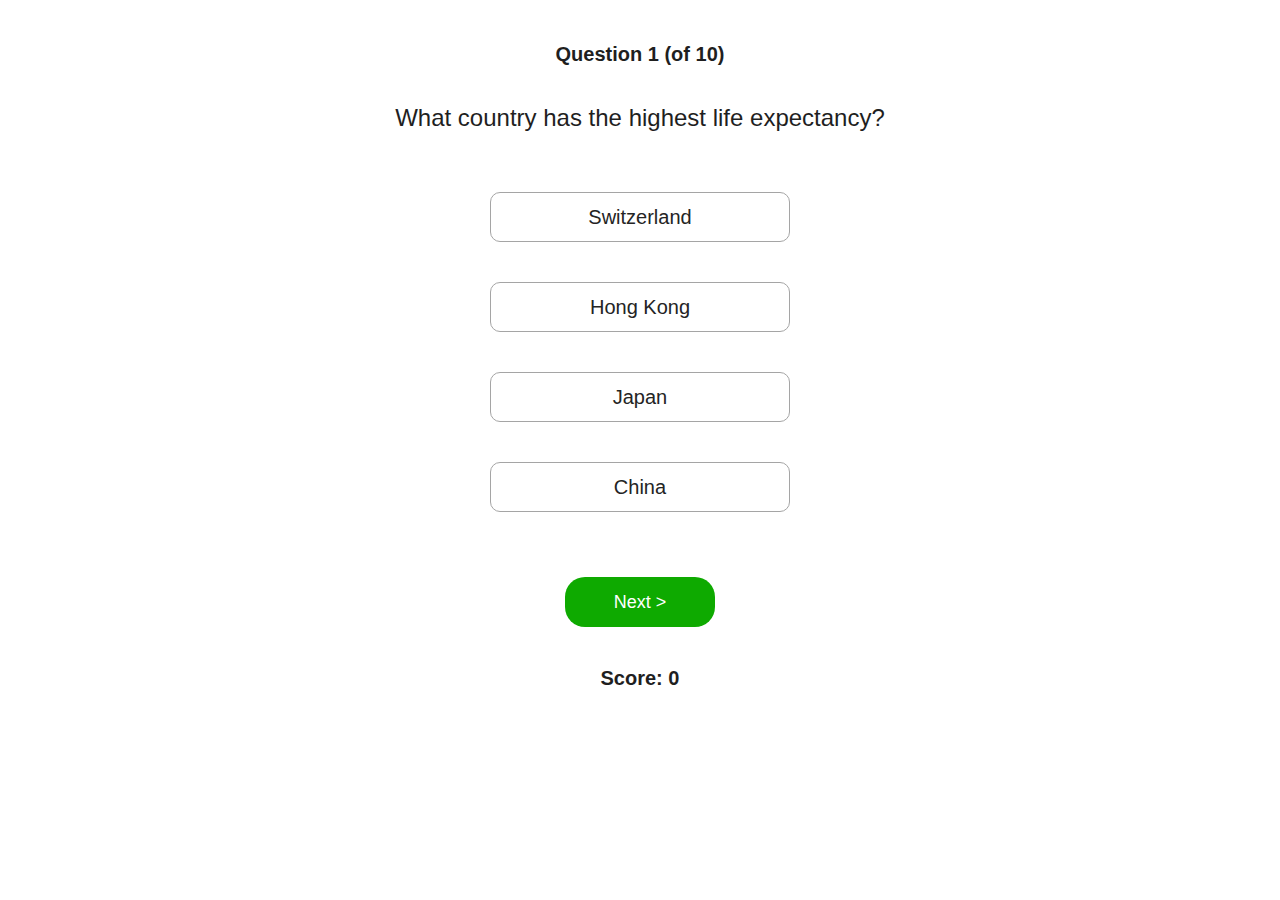
<file: quiz-game0.5v/en/index.html>
<!DOCTYPE html>
<html lang="en">
    <head>
        <meta charset="UTF-8">
        <meta name="viewport" content="width=device-width, initial-scale=1.0">
        <title>Quiz Game</title>
        <style>
            #numberQuestion {
                margin-top: 35px;
            }
            h1 {
                font-weight: 600;
                font-size: 20px;
                margin-top: 40px;
                color: rgb(31, 31, 31);
            }
            h2 {
                margin-top: 25px;
                color: rgb(31, 31, 31);
                font-weight: 300;
            }
            #main {
                display: flex;
                flex-direction: column;
                justify-content: space-around;
                align-items: center;
                flex-wrap: wrap;
                font-family: 'Segoe UI', Tahoma, Geneva, Verdana, sans-serif;
            }
            button {
                display: flex;
                flex-direction: column;
                justify-content: space-around;
                align-items: center;
                flex-wrap: wrap;
                font-size: 20px;
                margin-top: 40px;
                min-width: 300px;
                min-height: 50px;
                font-family:'Segoe UI', Tahoma, Geneva, Verdana, sans-serif;
                background-color: rgb(255, 255, 255);
                color: rgb(36, 36, 36);
                border-color: rgb(165, 165, 165);
                border-radius: 10px;
                border-style: solid;
                transition: background-color 0.2s;
                transition: font-size 0.2s;
                border-width: 1px;
            }
            button:hover {
                background-color: rgb(239, 239, 239);
                font-size: 19px;
                border-width: 2px;
            }
            button:active {
                background-color: rgb(226, 226, 226);
            }
            #next {
                background-color: rgb(14, 170, 0);
                color: white;
                border-color: rgb(36, 36, 36);
                border-width: 0px;
                font-size: 18px;
                min-width: 150px;
                border-radius: 20px;
                margin-top: 65px
            }
            #next:hover {
                background-color: rgb(13, 159, 0);
                font-size: 17px;
            }
            #next:active {
                background-color:  rgb(12, 141, 0);
                border-width: 0px;
            }
            .correct {
                background-color: rgb(15, 175, 0);
                color: white;
                border-color: rgb(11, 127, 0);
                border-width: 1px;
            }
            .correct:hover {
                background-color: rgb(15, 175, 0);
                color: white;
                border-width: 3px;
            }
            .wrong {
                background-color: rgb(231, 0, 0);
                color: white;
                border-color: rgb(175, 0, 0);
                border-width: 1px;
            }
            .wrong:hover {
                background-color: rgb(231, 0, 0);
                color: white;
                border-width: 3px;
            }
            .hidden {display:none;}
            .goodMessage {color: rgb(15, 175, 0); margin-top: 100px;}
            .tryAgainMessage {color: rgb(231, 0, 0); margin-top: 100px;}
        </style>
    </head>
    <body>
        <div id="main">
            <h1 id="numberQuestion">Question 1 (of 10)</h1>
            <h2 id="question">What country has the highest life expectancy?</h2>
            <div>
                <button id="option1">Switzerland</button>
                <button id="option2">Hong Kong</button>
                <button id="option3">Japan</button>
                <button id="option4">China</button>
            </div>
            <button id="next">Next ></button>
            <h1 id="score">Score: 0</h1>
        </div>
        <script src="main.js"></script>
    </body>
</html>
</file>
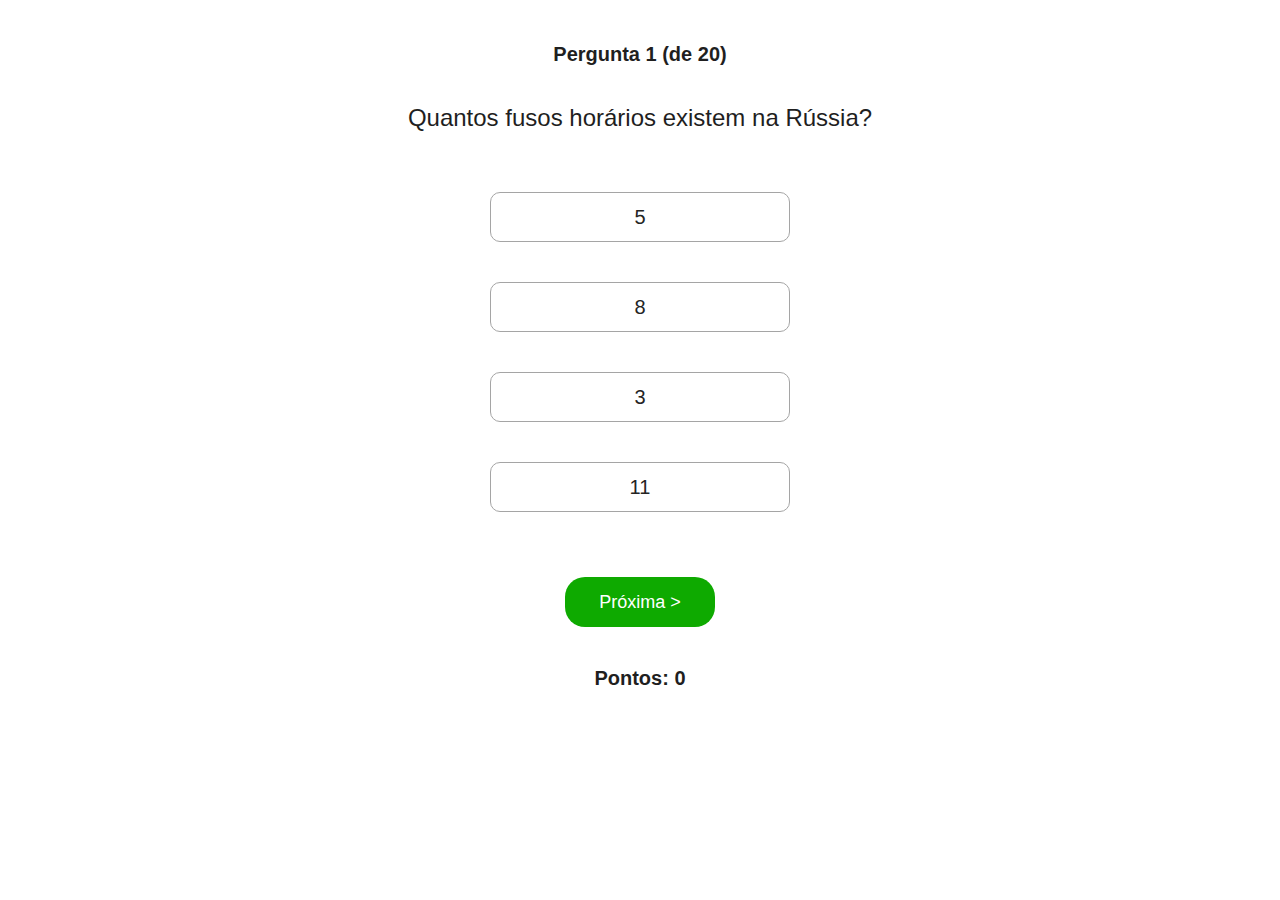
<file: quiz-game0.5v/pt-BR/index.html>
<!DOCTYPE html>
<html lang="pt-br">
    <head>
        <meta charset="UTF-8">
        <meta name="viewport" content="width=device-width, initial-scale=1.0">
        <title>Quiz Conhecimentos Gerais</title>
        <style>
            #numberQuestion {
                margin-top: 35px;
            }
            h1 {
                font-weight: 600;
                font-size: 20px;
                margin-top: 40px;
                color: rgb(31, 31, 31);
            }
            h2 {
                margin-top: 25px;
                color: rgb(31, 31, 31);
                font-weight: 300;
            }
            #main {
                display: flex;
                flex-direction: column;
                justify-content: space-around;
                align-items: center;
                flex-wrap: wrap;
                font-family: 'Segoe UI', Tahoma, Geneva, Verdana, sans-serif;
            }
            button {
                display: flex;
                flex-direction: column;
                justify-content: space-around;
                align-items: center;
                flex-wrap: wrap;
                font-size: 20px;
                margin-top: 40px;
                min-width: 300px;
                min-height: 50px;
                font-family:'Segoe UI', Tahoma, Geneva, Verdana, sans-serif;
                background-color: rgb(255, 255, 255);
                color: rgb(36, 36, 36);
                border-color: rgb(165, 165, 165);
                border-radius: 10px;
                border-style: solid;
                transition: background-color 0.3s;
                transition: font-size 0.2s;
                border-width: 1px;
                padding-left: 20px;
                padding-right: 20px;
            }
            button:hover {
                background-color: rgb(239, 239, 239);
                font-size: 19px;
                border-width: 2px;
            }
            button:active {
                background-color: rgb(226, 226, 226);
            }
            #next {
                background-color: rgb(14, 170, 0);
                color: white;
                border-color: rgb(36, 36, 36);
                border-width: 0px;
                font-size: 18px;
                min-width: 150px;
                border-radius: 20px;
                margin-top: 65px
            }
            #next:hover {
                background-color: rgb(13, 159, 0);
                font-size: 17px;
            }
            #next:active {
                background-color:  rgb(12, 141, 0);
                border-width: 0px;
            }
            .correct {
                background-color: rgb(15, 175, 0);
                color: white;
                border-color: rgb(11, 127, 0);
                border-width: 1px;
            }
            .correct:hover {
                background-color: rgb(15, 175, 0);
                color: white;
                border-width: 3px;
            }
            .wrong {
                background-color: rgb(231, 0, 0);
                color: white;
                border-color: rgb(175, 0, 0);
                border-width: 1px;
            }
            .wrong:hover {
                background-color: rgb(231, 0, 0);
                color: white;
                border-width: 3px;
            }
            .hidden {display:none;}
            .goodMessage {color: rgb(15, 175, 0); margin-top: 100px;}
            .tryAgainMessage {color: rgb(231, 0, 0); margin-top: 100px;}
        </style>
    </head>
    <body>
        <div id="main">
            <h1 id="numberQuestion">Pergunta 1 (de 20)</h1>
            <h2 id="question">Quantos fusos horários existem na Rússia?</h2>
            <div>
                <button id="option1">5</button>
                <button id="option2">8</button>
                <button id="option3">3</button>
                <button id="option4">11</button>
            </div>
            <button id="next">Próxima ></button>
            <h1 id="score">Pontos: 0</h1>
        </div>
        <script src="main.js"></script>
    </body>
</html>
</file>
<file: calculator/styles.css>
:root {
    --background-color: rgb(6, 147, 255);
    --calculator-background: rgb(242, 242, 242);
    --button1-background: #fefefe;
    --button1-background-hover: #f8f8f8;
    --button1-background-active: #ebebeb;
    --button2-background: rgb(149, 215, 255);
    --button2-background-hover: rgb(134, 209, 255);
    --button2-background-active: rgb(120, 203, 255);
    --button2-font-color: rgb(0, 140, 255);
    --color: rgb(16, 16, 16);
}
body {
    font-family: 'Open Sans', Arial;
    background-color: var(--background-color);
    height: 100vh;
}
.dark-mode {
    --background-color: rgb(23, 23, 23);
    --calculator-background: rgb(10, 10, 10);
    --button1-background: rgb(47, 47, 47);
    --button1-background-hover: rgb(37, 37, 37);
    --button1-background-active: rgb(34, 34, 34);
    --button2-background: rgb(0, 101, 195);
    --button2-background-hover: rgb(0, 94, 181);
    --button2-background-active: rgb(0, 87, 169);
    --button2-font-color: rgb(187, 224, 255);
    --color: white;
}
.buttons-row {
    display: flex;
    align-items: center;
}
p {
    height: 50px;
    color: var(--color);
}
button {
    cursor: pointer;
}
.calculator {
    background-color: var(--calculator-background);
    width: 340px;
    height: 450px;
    border-radius: 30px;
    margin: auto;
    margin-top: 50px;
}
.buttons {
    padding: 10px 15px;
    display: grid;
    grid-template-rows: 55px 55px 55px 55px;
    row-gap: 12px;
}
.white-button {
    width: 70px;
    height: 55px;
    color: rgb(0, 157, 255);
    font-size: 24px;
    background-color: var(--button1-background);
    border-radius: 10px;
    border: none;
    margin-right: 10px;
}
.white-button:hover {
    background-color: var(--button1-background-hover);
}
.white-button:active {
    background-color: var(--button1-background-active);
}
.blue-button {
    color: var(--button2-font-color);
    font-size: 24px;
    background-color: var(--button2-background);
    border-radius: 10px;
    border: none;
    padding: 14px 20px;
    width: 70px;
    height: 55px;
}
.blue-button:hover {
    background-color: var(--button2-background-hover);
}
.blue-button:active {
    background-color: var(--button2-background-active);
}
#clear-button {
    font-size: 16px;
    width: 70px;
    height: 55px;
    width: 80px;
}
#result-button {
    background-color: rgb(0, 140, 255);
    color: white;
    width: 140px;
}
#result-button:hover {
    background-color: rgb(0, 128, 234);
}
#result-button:active {
    background-color: rgb(0, 122, 223);
}
#zero-button {
    width: 100px;
}
#plus-button {
    width: 140px;
    margin-right: 10px;
}
#dot-button {
    width: 50px;
}
.js-output {
    font-size: 36px;
    width: 300px;
    height: 60px;
    background-color: var(--calculator-background);
    margin-top: 1px;
    padding: 15px 20px 0px 20px;
    margin-bottom: 10px;
    border-top-left-radius: 25px;
    border-top-right-radius: 25px;
    text-align: right;
}
.theme-picker {
    background-color: var(--button1-background);
    width: 50px;
    text-align: center;
    border-radius: 50px;
    margin-top: 10px;
    margin-right: 10px;
}
.theme-picker:hover {
    background-color: var(--button1-background-hover);
}
.theme-picker:active {
    background-color: var(--button1-background-active);
}
img {
    width: 1.5em;
    padding: 10px 0px;
}
.header {
    justify-content: flex-end;
    display: flex;
}
</file>
<file: landing-page/styles/general.css>
body {
    font-family: "Open Sans", Arial;
    margin: 0;
    background-color: black;
}
</file>
<file: landing-page/styles/header.css>
@media (min-width: 960px) {
    .logo img{
        width: 150px;
    }
    .header {
        position: relative;
        display: flex;
        justify-content: space-between;
        align-items: center;
        height: 90px;
        background-color: transparent;
        width: 80%;
        margin: auto;
        z-index: 2;
    }
    .select-language {
        background-color: transparent;
        border: 1px solid #606060;
        border-radius: 5px;
        color: white;
        font-size: 16px;
        padding: 6px 34px 4px 36px;
        appearance: none;
        margin-right: 14px;
    }
}

@media (min-width: 600px) and (max-width: 959px) {
    .logo img{
        width: 90px;
    }
    .header {
        position: relative;
        display: flex;
        justify-content: space-between;
        align-items: center;
        height: 90px;
        background-color: transparent;
        width: 93%;
        margin: auto;
        z-index: 2;
    }
    .select-language {
        background-color: transparent;
        border: 1px solid #606060;
        border-radius: 5px;
        color: white;
        font-size: 16px;
        padding: 6px 34px 4px 36px;
        appearance: none;
        margin-right: 14px;
    }
}

@media (max-width: 599px) {
    .logo img{
        width: 90px;
    }
    .header {
        position: relative;
        display: flex;
        justify-content: space-between;
        align-items: center;
        height: 90px;
        background-color: transparent;
        width: 90%;
        margin: auto;
        z-index: 2;
    }
    .select-language {
        background-color: transparent;
        border: 1px solid #606060;
        border-radius: 5px;
        color: white;
        font-size: 0px;
        padding: 6px 30px 4px 34px;
        appearance: none;
        margin-right: 14px;
    }
}

.header-buttons {
    display: flex;
    position: relative;
}
.login-button {
    background-color: #E50815;
    border: none;
    color: white;
    font-weight: 600;
    border-radius: 5px;
    padding: 8px 15px 8px 15px;
    transition: background-color 0.3s ease;
    cursor: pointer;
}
.login-button:hover {
    background-color: #C11119;
}
.login-button:active {
    background-color: #a30e16;
    color: rgba(255, 255, 255, 0.819);
    transition: none;
}

.translate-icon {
    position: absolute;
    top: 7px;
    left: 12px;
    width: 18px;
}
.select-arrow {
    position: absolute;
    width: 26px;
    right: 90px;
    top: 4px;
}
.select-language:focus {
    border: 1px solid #606060;
    outline-offset: 2px;
    outline: none;
    outline: 2px solid white;
}
</file>
<file: landing-page/styles/hero.css>
@media (min-width: 1200px) {
    .hero-content h1 {
        font-size: 54px;
        font-weight: 800;
        width: 620px;
        text-align: center;
        margin-bottom: 0px;
    }
    .hero-content h2 {
        font-size: 20px;
        font-weight: 700;
    }
    .try-netflix button {
        font-size: 22px;
        font-weight: 600;
        color: white;
        background-color: #E50815;
        border: none;
        border-radius: 5px;
        padding: 14px 50px 14px 24px;
        transition: background-color 0.3s ease;
        cursor: pointer;
    }
    .sign-up-button img {
        width: 17px;
        position: absolute;
        right: 22px;
        top: 18px;
    }
    .try-netflix input {
        font-size: 16px;
        padding: 20px 10px 5px 15px;
        border: 1px solid #606060;
        border-radius: 4px;
        width: 60%;
        background-color: rgba(20, 20, 20, 0.8);
        color: white;
        margin-right: 10px;
        position: relative;
    }
    .try-netflix {
        width: 588px;
        display: flex;
        justify-content: center;
        position: relative;
    }
    .try-netflix label {
        color: #B8B8B8;
        transition: font-size 0.2s, top 0.2s;
        top: 16px;
        left: 30px;
        font-size: 16px;
        position: absolute;
        user-select: none;
        cursor: text;
    }
    .try-netflix input:focus ~ label {
        font-size: 12px;
        top: 8px;
        left: 30px;
        cursor: text;
    }
    
    .try-netflix input:valid ~ label {
        font-size: 12px;
        top: 8px;
        left: 30px;
        cursor: text;
    }
}

@media (min-width: 960px) and (max-width: 1199px) {
    .hero-content h1 {
        font-size: 40px;
        font-weight: 800;
        width: 550px;
        text-align: center;
        margin-bottom: 0px;
    }
    .hero-content h2 {
        font-size: 16px;
        font-weight: 400;
    }
    .try-netflix button {
        font-size: 18px;
        font-weight: 600;
        color: white;
        background-color: #E50815;
        border: none;
        border-radius: 5px;
        padding: 17px 50px 17px 24px;
        transition: background-color 0.3s ease;
        cursor: pointer;
    }
    .sign-up-button img {
        width: 17px;
        position: absolute;
        right: 22px;
        top: 18px;
    }
    .try-netflix input {
        font-size: 16px;
        padding: 25px 10px 10px 15px;
        border: 1px solid #606060;
        border-radius: 4px;
        width: 60%;
        background-color: rgba(20, 20, 20, 0.8);
        color: white;
        margin-right: 10px;
        position: relative;
    }
    .try-netflix {
        width: 560px;
        display: flex;
        justify-content: center;
        position: relative;
    }
    .try-netflix label {
        color: #B8B8B8;
        transition: font-size 0.2s, top 0.2s;
        top: 16px;
        left: 33px;
        font-size: 16px;
        position: absolute;
        user-select: none;
        cursor: text;
    }
    .try-netflix input:focus ~ label {
        font-size: 12px;
        top: 8px;
        left: 32px;
        cursor: text;
    }
    
    .try-netflix input:valid ~ label {
        font-size: 12px;
        top: 8px;
        left: 32px;
        cursor: text;
    }
}

@media (min-width: 600px) and (max-width: 959px) {
    .hero-content h1 {
        font-size: 32px;
        font-weight: 800;
        width: 500px;
        text-align: center;
        margin-bottom: 0px;
    }
    .hero-content h2 {
        font-size: 16px;
        font-weight: 400;
    }
    .hero-content p {
        width: 500px;
        text-align: center;
    }
    .try-netflix button {
        font-size: 18px;
        font-weight: 600;
        color: white;
        background-color: #E50815;
        border: none;
        border-radius: 5px;
        padding: 17px 50px 17px 24px;
        transition: background-color 0.3s ease;
        cursor: pointer;
    }
    .sign-up-button img {
        width: 17px;
        position: absolute;
        right: 22px;
        top: 18px;
    }
    .try-netflix input {
        font-size: 16px;
        padding: 25px 10px 10px 15px;
        border: 1px solid #606060;
        border-radius: 4px;
        flex: 1;
        background-color: rgba(20, 20, 20, 0.8);
        color: white;
        margin-right: 10px;
        position: relative;
    }
    .try-netflix {
        width: 432px;
        display: flex;
        justify-content: center;
        position: relative;
    }
    .try-netflix label {
        color: #B8B8B8;
        transition: font-size 0.2s, top 0.2s;
        top: 16px;
        left: 16px;
        font-size: 16px;
        position: absolute;
        user-select: none;
        cursor: text;
    }
    .try-netflix input:focus ~ label {
        font-size: 12px;
        top: 8px;
        left: 15px;
        cursor: text;
    }
    
    .try-netflix input:valid ~ label {
        font-size: 12px;
        top: 8px;
        left: 15px;
        cursor: text;
    }

}

@media (max-width: 599px) {
    .hero-content h1 {
        font-size: 30px;
        font-weight: 800;
        width: 90%;
        margin: auto;
        text-align: center;
        margin-bottom: 0px;
    }
    .hero-content h2 {
        font-size: 16px;
        font-weight: 400;
    }
    .hero-content p {
        width: 90%;
        text-align: center;
    }
    .try-netflix button {
        font-size: 18px;
        font-weight: 600;
        color: white;
        background-color: #E50815;
        border: none;
        border-radius: 5px;
        padding: 17px 50px 17px 24px;
        transition: background-color 0.3s ease;
        cursor: pointer;
        margin-top: 14px;
    }
    .sign-up-button img {
        width: 17px;
        position: absolute;
        right: 16px;
        top: 32px;
    }
    .try-netflix input {
        font-size: 16px;
        padding: 25px 10px 10px 15px;
        border: 1px solid #606060;
        border-radius: 4px;
        min-width: 80%;
        flex: 1;
        background-color: rgba(20, 20, 20, 0.8);
        color: white;
        position: relative;
    }
    .try-netflix {
        width: 90%;
        margin: auto;
        display: flex;
        justify-content: center;
        position: relative;
        flex-wrap: wrap;
    }
    .try-netflix label {
        color: #B8B8B8;
        transition: font-size 0.2s, top 0.2s;
        top: 16px;
        left: 16px;
        font-size: 16px;
        position: absolute;
        user-select: none;
        cursor: text;
    }
    .try-netflix input:focus ~ label {
        font-size: 12px;
        top: 8px;
        left: 15px;
        cursor: text;
    }
    
    .try-netflix input:valid ~ label {
        font-size: 12px;
        top: 8px;
        left: 15px;
        cursor: text;
    }
}

.hero-content {
    color: white;
    position: relative;
    display: flex;
    flex-direction: column;
    align-items: center;
    margin: auto;
    flex-wrap: wrap;
    overflow: hidden;
    margin-top: 80px;
}

.try-netflix button:hover {
    background-color: #C11119;
}
.try-netflix button:active {
    background-color: #a30e16;
    color: rgba(255, 255, 255, 0.819);
    transition: none;
}
.sign-up-button {
    position: relative;
}
</file>
<file: landing-page/styles/popcorn.css>
.content-inside {
    display: flex;
    justify-content: space-between;
    width: 100%;
    flex-wrap: wrap;
    align-items: center;
}

.text-message {
    display: flex;
    flex-direction: column;
}

.popcorn-banner:hover {
    transform: scale(1.03);
}
.popcorn-banner img {
    width: 81px;
    height: 76px;

}
.popcorn-message {
    background-image: linear-gradient(to right, #2b163f, #11153c, #462366, #1d2464);
    width: 100%;
    height: 80%;
    margin-left: 15px;
    border-radius: 15px;
    display: flex;
    color: white;
    justify-content: space-between;
    padding: 5px 25px 5px 25px;
    align-items: center;
    transition: background-position 0.5s ease;
    background-size: 200%;
    background-position: left;
}
.popcorn-message:hover {
    background-position: right;
}

.text-message h1 {
    font-size: 19px;
    margin-bottom: 0px;
    margin-top: 5px;
}
.text-message h2 {
    font-size: 15px;
    font-weight: 400;
    margin-top: 0px;
    margin-bottom: 5px;
}
.popcorn-message button {
    color: white;
    background-color: #414257;
    border: none;
    margin-top: 10px;
    margin-bottom: 10px;
    border-radius: 4px;
    padding: 0px 16px;;
    font-size: 16px;
    font-weight: 600;
    min-width: 119px;
    height: 40px;
    transition: background-color 0.3s ease;
    cursor: pointer;
}
.popcorn-message button:hover {
    background-color: rgba(55, 56, 75, 0.736);
}
.popcorn-message button:active {
    color: rgba(255, 255, 255, 0.687);
}

@media (min-width: 1200px) {
    .popcorn-banner {
        height: 90px;
        width: 80%;
        background-color: transparent;
        display: flex;
        margin: auto;
        margin-top: 250px;
        transition: transform 0.3s ease-out;
    }
}

@media (min-width: 960px) and (max-width: 1199px) {
    .popcorn-banner {
        height: 90px;
        width: 80%;
        background-color: transparent;
        display: flex;
        margin: auto;
        margin-top: 300px;
        transition: transform 0.3s ease-out;
    }
}

@media (min-width: 600px) and (max-width: 959px) {
    .popcorn-banner {
        max-width: 90%;
        background-color: transparent;
        display: flex;
        margin: auto;
        margin-top: 175px;
        transition: transform 0.3s ease-out;
        position: relative;
    }
}

@media (max-width: 599px) {
    .popcorn-banner {
        max-width: 90%;
        background-color: transparent;
        display: flex;
        margin: auto;
        margin-top: 150px;
        transition: transform 0.3s ease-out;
        flex-wrap: wrap;
        position: relative;
    }
    .popcorn-message {
        background-image: linear-gradient(to right, #2b163f, #11153c, #462366, #1d2464);
        width: 100%;
        height: 80%;
        margin-left: 15px;
        border-radius: 15px;
        display: flex;
        color: white;
        justify-content: space-between;
        padding: 30px 25px 5px 25px;
        align-items: center;
        transition: background-position 0.5s ease;
        background-size: 200%;
        background-position: left;
    }
    .popcorn-banner img {
        width: 74px;
        height: 68px;
        position: absolute;
        top: -45px;
        left: 30px;
    }
}
</file>
<file: landing-page/styles/background.css>
@media (min-width: 1200px) {
    .background-image {
        background-image: url('../images/netflix-background.jpg');
        width: 100%;
        height: 750px;
        background-size: 106.5%;
        background-position-x: 51%;
        background-position-y: 30%;
        background-repeat: no-repeat;
        background-size: cover;
        position: absolute;
        top: 0;
        left: 0;
        right: 0;
    }
    .background-overlay {
        background-color: rgba(0, 0, 0, 0.6);
        width: 100%;
        height: 750px;
        position: absolute;
        top: 0;
        left: 0;
        right: 0;
        box-shadow: inset 0px 60px 60px -15px black, inset 0px -80px 100px -15px black;
    }

}

@media (min-width: 960px) and (max-width: 1199px) {
    .background-image {
        background-image: url('../images/netflix-background.jpg');
        width: 100%;
        height: 750px;
        background-size: 106.5%;
        background-position-x: 51%;
        background-position-y: 30%;
        background-repeat: no-repeat;
        background-size: cover;
        position: absolute;
        top: 0;
        left: 0;
        right: 0;
    }
    .background-overlay {
        background-color: rgba(0, 0, 0, 0.6);
        width: 100%;
        height: 750px;
        position: absolute;
        top: 0;
        left: 0;
        right: 0;
        box-shadow: inset 0px 60px 60px -15px black, inset 0px -80px 100px -15px black;
    }

}

@media (min-width: 600px) and (max-width: 959px) {
    .background-image {
        background-image: url('../images/netflix-background.jpg');
        width: 100%;
        height: 600px;
        background-size: 106.5%;
        background-position-x: 51%;
        background-position-y: 30%;
        background-repeat: no-repeat;
        background-size: cover;
        position: absolute;
        top: 0;
        left: 0;
        right: 0;
    }
    .background-overlay {
        background-color: rgba(0, 0, 0, 0.6);
        width: 100%;
        height: 600px;
        position: absolute;
        top: 0;
        left: 0;
        right: 0;
        box-shadow: inset 0px 60px 60px -15px black, inset 0px -80px 100px -15px black;
    }

}

@media (max-width: 599px) {
    .background-image {
        background-image: url('../images/netflix-background.jpg');
        width: 100%;
        height: 600px;
        background-size: 106.5%;
        background-position-x: 51%;
        background-position-y: 30%;
        background-repeat: no-repeat;
        background-size: cover;
        position: absolute;
        top: 0;
        left: 0;
        right: 0;
    }
    .background-overlay {
        background-color: rgba(0, 0, 0, 0.6);
        width: 100%;
        height: 600px;
        position: absolute;
        top: 0;
        left: 0;
        right: 0;
        box-shadow: inset 0px 60px 60px -15px black, inset 0px -80px 100px -15px black;
    }

}

.background {
    position: relative;
    top: -90px;
}
</file>
<file: landing-page/styles/reasons-signup.css>
.reasons-banner {
    display: flex;
    flex-direction: column;
    height: 375px;
    width: 82%;
    background-color: transparent;
    margin: auto;
    margin-top: 55px;
    color: #ffffff;
}
.reasons-banner h1 {
    font-size: 24px;
    margin-top: 0;
}
.reasons {
    display: grid;
    grid-template-columns: 1fr 1fr 1fr 1fr;
    height: 280px;
    width: 98%;
    column-gap: 16px;
}
.reason-box {
    padding: 35px 16px;
    font-size: 30px;
    font-weight: 700;
    border-radius: 20px;
    position: relative;
    background-image: linear-gradient(130deg, #1A2145, #210F18);
}
.reason-box img {
    position: absolute;
    width: 68px;
    right: 15px;
    bottom: 22px;
}

@media (min-width: 1200px) {
    .reason-box {
        padding: 35px 16px;
        font-size: 30px;
        font-weight: 700;
        border-radius: 20px;
        position: relative;
        background-image: linear-gradient(130deg, #1A2145, #210F18);
    }
}

@media (min-width: 960px) and (max-width: 1199px) {
    .reason-box {
        padding: 35px 16px;
        font-size: 24px;
        font-weight: 700;
        border-radius: 20px;
        position: relative;
        background-image: linear-gradient(130deg, #1A2145, #210F18);
    }
    .reasons-banner {
        width: 88%;
    }
}

@media (min-width: 600px) and (max-width: 959px) {
    .reason-box {
        padding: 16px 16px 40px 16px;
        font-size: 20px;
        font-weight: 700;
        border-radius: 20px;
        position: relative;
        margin-bottom: 8px;
        height: 65px;
        background-image: linear-gradient(130deg, #1A2145, #210F18);
    }
    .reasons {
        display: flex;
        flex-direction: column;
        height: 600px;
        width: 98%;
        column-gap: 16px;
    }
    .reasons-banner {
        width: 95%;
        height: 600px;
    }
    .reasons-banner h1 {
        font-size: 18px;
        margin-top: 0;
    }
    .reason-box img {
        position: absolute;
        width: 68px;
        right: 5px;
        bottom: 15px;
    }
}

@media (max-width: 599px) {
    .reason-box {
        padding: 16px 16px 40px 16px;
        margin-bottom: 8px;
        font-size: 20px;
        font-weight: 700;
        border-radius: 20px;
        height: 65px;
        position: relative;
        background-image: linear-gradient(130deg, #1A2145, #210F18);
    }
    .reasons {
        display: flex;
        flex-direction: column;
        height: 600px;
        width: 98%;
        column-gap: 16px;
    }
    .reasons-banner {
        width: 95%;
        height: 600px;
    }
    .reasons-banner h1 {
        font-size: 18px;
        margin-top: 0;
    }
    .reason-box img {
        position: absolute;
        width: 68px;
        right: 5px;
        bottom: 10px;
    }
}
</file>
<file: landing-page/styles/faq.css>
.faq {
    width: 82%;
    min-height: 675px;
    max-height: 2500px;
    background-color: transparent;
    margin: auto;
    color: white;
    display: block;
}
.faq h1 {
    font-size: 24px;
}
.questions {
    text-align: left;
    width: 80%;
    display: flex;
    flex-direction: column;
}
.question-box {
    margin-bottom: 15px;
    width: 100%;
    background-color: #2D2D2D;
}
.question-box a {
    text-decoration: none;
}
.faq-question {
    font-size: 24px;
    height: 84px;
    display: flex;
    flex-direction: row;
    justify-content: space-between;
    align-items: center;
    border-bottom: 1px solid black;
    padding: 0px 25px;
    transition: background-color 300ms ease;
    cursor: pointer;
}
.faq-question:hover {
    background-color: #414141;
}
.faq-question p {
    color: white;
    text-decoration: none;
    user-select: none;
}
/* details[open] .plus-icon::after {
    content: '\00D7';
} */ 

/* to comment selected text: command + / */
.faq-answer {
    font-size: 24px;
    margin-bottom: 15px;
    padding: 20px 25px;
}

details[open] .plus-icon {
    animation: rotate 50ms forwards;
}

@keyframes rotate {
    from {
        transform: rotate(0deg);
    }
    to {
        transform: rotate(45deg);
        font-size: 60px;
    }
}

.plus-icon {
    font-size: 60px;
    font-weight: 100;
}

@media (min-width: 600px) and (max-width: 959px) {
    .faq h1 {
        font-size: 18px;
        margin-bottom: 15px;
    }
    .faq {
        width: 95%;
        min-height: 530px;
    }
    .questions {
        width: 99%;
    }
    .faq-question {
        font-size: 18px;
        height: 72px;
    }
    .question-box {
        margin-bottom: 8px;
    }
    .faq-answer {
        font-size: 18px;
    }
    .plus-icon {
        font-size: 40px;
        font-weight: 100;
    }
    @keyframes rotate {
        from {
            transform: rotate(0deg);
        }
        to {
            transform: rotate(45deg);
            font-size: 40px;
        }
    }
}

@media (max-width: 599px) {
    .faq h1 {
        font-size: 18px;
        margin-bottom: 15px;
    }
    .faq {
        width: 95%;
        min-height: 530px;
    }
    .questions {
        width: 97%;
    }
    .faq-question {
        font-size: 18px;
        height: 72px;
    }
    .question-box {
        margin-bottom: 8px;
    }
    .faq-answer {
        font-size: 18px;
    }
    .plus-icon {
        font-size: 40px;
        font-weight: 100;
    }
    @keyframes rotate {
        from {
            transform: rotate(0deg);
        }
        to {
            transform: rotate(45deg);
            font-size: 40px;
        }
    }
}
</file>
<file: landing-page/styles/last-cta.css>
.last-cta-container {
    width: 82%;
    height: 84px;
    background-color: transparent;
    margin: auto;
    margin-top: 20px;
}

.last-cta {
    text-align: left;
    display: flex;
    flex-direction: column;
}

.last-cta p {
    color: white;
    font-size: 16px;
}

.start-now {
    display: flex;
    position: relative;
    flex-wrap: wrap;
}

.start-now input {
    font-size: 16px;
    padding: 20px 10px 5px 15px;
    border: 1px solid #606060;
    border-radius: 4px;
    width: 67%;
    background-color: rgba(20, 20, 20, 0.6);
    color: white;
    margin-right: 10px;
    position: relative;
}

.start-now label {
    color: #B8B8B8;
    transition: font-size 0.2s, top 0.2s;
    top: 16px;
    left: 15px;
    font-size: 16px;
    position: absolute;
    user-select: none;
    cursor: text;
}

.start-now input:focus ~ label {
    font-size: 12px;
    top: 8px;
    left: 15px;
    cursor: text;
}

.start-now input:valid ~ label {
    font-size: 12px;
    top: 8px;
    left: 15px;
    cursor: text;
}

.start-now-button button {
    font-size: 24px;
    font-weight: 600;
    color: white;
    background-color: #E50815;
    border: none;
    border-radius: 5px;
    padding: 14px 50px 14px 24px;
    transition: background-color 0.3s ease;
    cursor: pointer;
    min-width: 156px;
}

.start-now-button button:hover {
    background-color: #C11119;
}

.start-now-button button:active {
    background-color: #a30e16;
    color: rgba(255, 255, 255, 0.819);
    transition: none;
}

.start-now-button {
    position: relative;
}

.start-now-button img {
    width: 17px;
    position: absolute;
    right: 22px;
    top: 20px;
}

@media (min-width: 960px) and (max-width: 1199px) {
    .start-now-button button {
        font-size: 18px;
    }
    .start-now-button img {
        width: 17px;
        position: absolute;
        right: 22px;
        top: 16px;
    }
}

@media (min-width: 626px) and (max-width: 959px) {
    .start-now-button button {
        font-size: 18px;
    }
    .start-now-button img {
        width: 17px;
        position: absolute;
        right: 22px;
        top: 16px;
    }
    .last-cta-container {
        width: 94%;
    }
    .start-now input {
        padding: 23px 10px 9px 15px;
    }
}

@media (max-width: 625px) {
    .start-now-button button {
        font-size: 18px;
        padding: 14px 45px 14px 15px;
        min-width: 50px;
    }
    .start-now-button img {
        width: 17px;
        position: absolute;
        right: 18px;
        top: 16px;
    }
    .last-cta-container {
        width: 88%;
    }
    .start-now input {
        width: 100%;
        padding: 23px 10px 9px 15px;
    }
    .start-now-button {
        margin-top: 15px;
    }
    .last-cta-container {
        height: 140px;
    }
    .start-now label {
        color: #B8B8B8;
        transition: font-size 0.2s, top 0.2s;
        top: 14px;
        left: 15px;
        font-size: 16px;
        position: absolute;
        user-select: none;
        cursor: text;
    }
    
}
</file>
<file: landing-page/styles/footer.css>
footer {
    width: 82%;
    height: 470px;
    margin: auto;
    margin-top: 40px;
    color: #B3B3B3;
}

.footer-content {
    text-align: left;
    width: 95%;
    padding: 5px 0px 10px 25px;
}

.call-customer-service span {
    text-decoration: underline;
    cursor: pointer;
}

.site-links {
    margin-top: 40px;
    display: grid;
    grid-template-columns: 1fr 1fr 1fr 1fr;
    font-size: 14px;
    text-decoration: underline;
    letter-spacing: -0.05em;
    list-style-type: none;
    padding-left: 0;
    cursor: pointer;
}

.site-links li {
    margin-bottom: 15px;
}

.change-language2 {
    margin-top: 40px;
    position: relative;
    width: 20px;
}

.select-language2 {
    background-color: transparent;
    position: relative;
    border: 1px solid #606060;
    border-radius: 5px;
    color: white;
    font-size: 16px;
    padding: 6px 34px 4px 36px;
    appearance: none;
}
.translate-icon2 {
    position: absolute;
    top: 5px;
    left: 12px;
    width: 18px;
}
.select-arrow2 {
    position: absolute;
    width: 26px;
    left: 112px;
    top: 3px;
}
.select-language2:focus {
    border: 1px solid #606060;
    outline-offset: 2px;
    outline: none;
    outline: 2px solid white;
}

#netflix-brasil {
    font-size: 14px;
    margin-top: 40px;
}

@media (min-width: 1200px) {

}

@media (min-width: 960px) and (max-width: 1199px) {
    .site-links {
        grid-template-columns: 1fr 1fr 1fr;
    }

}

@media (min-width: 600px) and (max-width: 959px) {
    .site-links {
        grid-template-columns: 1fr 1fr;
    }
}

@media (max-width: 599px) {
    .site-links {
        grid-template-columns: 1fr;
    }
    footer {
        margin-top: 60px;
        width: 90%;
    }
}
</file>
<file: netflix-landing-page/styles/general.css>
body {
    font-family: "Open Sans", Arial;
    margin: 0;
    background-color: black;
}
</file>
<file: netflix-landing-page/styles/header.css>
@media (min-width: 960px) {
    .logo img{
        width: 150px;
    }
    .header {
        position: relative;
        display: flex;
        justify-content: space-between;
        align-items: center;
        height: 90px;
        background-color: transparent;
        width: 80%;
        margin: auto;
        z-index: 2;
    }
    .select-language {
        background-color: transparent;
        border: 1px solid #606060;
        border-radius: 5px;
        color: white;
        font-size: 16px;
        padding: 6px 34px 4px 36px;
        appearance: none;
        margin-right: 14px;
    }
}

@media (min-width: 600px) and (max-width: 959px) {
    .logo img{
        width: 90px;
    }
    .header {
        position: relative;
        display: flex;
        justify-content: space-between;
        align-items: center;
        height: 90px;
        background-color: transparent;
        width: 93%;
        margin: auto;
        z-index: 2;
    }
    .select-language {
        background-color: transparent;
        border: 1px solid #606060;
        border-radius: 5px;
        color: white;
        font-size: 16px;
        padding: 6px 34px 4px 36px;
        appearance: none;
        margin-right: 14px;
    }
}

@media (max-width: 599px) {
    .logo img{
        width: 90px;
    }
    .header {
        position: relative;
        display: flex;
        justify-content: space-between;
        align-items: center;
        height: 90px;
        background-color: transparent;
        width: 90%;
        margin: auto;
        z-index: 2;
    }
    .select-language {
        background-color: transparent;
        border: 1px solid #606060;
        border-radius: 5px;
        color: white;
        font-size: 0px;
        padding: 6px 30px 4px 34px;
        appearance: none;
        margin-right: 14px;
    }
}

.header-buttons {
    display: flex;
    position: relative;
}
.login-button {
    background-color: #E50815;
    border: none;
    color: white;
    font-weight: 600;
    border-radius: 5px;
    padding: 8px 15px 8px 15px;
    transition: background-color 0.3s ease;
    cursor: pointer;
}
.login-button:hover {
    background-color: #C11119;
}
.login-button:active {
    background-color: #a30e16;
    color: rgba(255, 255, 255, 0.819);
    transition: none;
}

.translate-icon {
    position: absolute;
    top: 7px;
    left: 12px;
    width: 18px;
}
.select-arrow {
    position: absolute;
    width: 26px;
    right: 90px;
    top: 4px;
}
.select-language:focus {
    border: 1px solid #606060;
    outline-offset: 2px;
    outline: none;
    outline: 2px solid white;
}
</file>
<file: netflix-landing-page/styles/hero.css>
@media (min-width: 1200px) {
    .hero-content h1 {
        font-size: 54px;
        font-weight: 800;
        width: 620px;
        text-align: center;
        margin-bottom: 0px;
    }
    .hero-content h2 {
        font-size: 20px;
        font-weight: 700;
    }
    .try-netflix button {
        font-size: 22px;
        font-weight: 600;
        color: white;
        background-color: #E50815;
        border: none;
        border-radius: 5px;
        padding: 14px 50px 14px 24px;
        transition: background-color 0.3s ease;
        cursor: pointer;
    }
    .sign-up-button img {
        width: 17px;
        position: absolute;
        right: 22px;
        top: 18px;
    }
    .try-netflix input {
        font-size: 16px;
        padding: 20px 10px 5px 15px;
        border: 1px solid #606060;
        border-radius: 4px;
        width: 60%;
        background-color: rgba(20, 20, 20, 0.8);
        color: white;
        margin-right: 10px;
        position: relative;
    }
    .try-netflix {
        width: 588px;
        display: flex;
        justify-content: center;
        position: relative;
    }
    .try-netflix label {
        color: #B8B8B8;
        transition: font-size 0.2s, top 0.2s;
        top: 16px;
        left: 30px;
        font-size: 16px;
        position: absolute;
        user-select: none;
        cursor: text;
    }
    .try-netflix input:focus ~ label {
        font-size: 12px;
        top: 8px;
        left: 30px;
        cursor: text;
    }
    
    .try-netflix input:valid ~ label {
        font-size: 12px;
        top: 8px;
        left: 30px;
        cursor: text;
    }
}

@media (min-width: 960px) and (max-width: 1199px) {
    .hero-content h1 {
        font-size: 40px;
        font-weight: 800;
        width: 550px;
        text-align: center;
        margin-bottom: 0px;
    }
    .hero-content h2 {
        font-size: 16px;
        font-weight: 400;
    }
    .try-netflix button {
        font-size: 18px;
        font-weight: 600;
        color: white;
        background-color: #E50815;
        border: none;
        border-radius: 5px;
        padding: 17px 50px 17px 24px;
        transition: background-color 0.3s ease;
        cursor: pointer;
    }
    .sign-up-button img {
        width: 17px;
        position: absolute;
        right: 22px;
        top: 18px;
    }
    .try-netflix input {
        font-size: 16px;
        padding: 25px 10px 10px 15px;
        border: 1px solid #606060;
        border-radius: 4px;
        width: 60%;
        background-color: rgba(20, 20, 20, 0.8);
        color: white;
        margin-right: 10px;
        position: relative;
    }
    .try-netflix {
        width: 560px;
        display: flex;
        justify-content: center;
        position: relative;
    }
    .try-netflix label {
        color: #B8B8B8;
        transition: font-size 0.2s, top 0.2s;
        top: 16px;
        left: 33px;
        font-size: 16px;
        position: absolute;
        user-select: none;
        cursor: text;
    }
    .try-netflix input:focus ~ label {
        font-size: 12px;
        top: 8px;
        left: 32px;
        cursor: text;
    }
    
    .try-netflix input:valid ~ label {
        font-size: 12px;
        top: 8px;
        left: 32px;
        cursor: text;
    }
}

@media (min-width: 600px) and (max-width: 959px) {
    .hero-content h1 {
        font-size: 32px;
        font-weight: 800;
        width: 500px;
        text-align: center;
        margin-bottom: 0px;
    }
    .hero-content h2 {
        font-size: 16px;
        font-weight: 400;
    }
    .hero-content p {
        width: 500px;
        text-align: center;
    }
    .try-netflix button {
        font-size: 18px;
        font-weight: 600;
        color: white;
        background-color: #E50815;
        border: none;
        border-radius: 5px;
        padding: 17px 50px 17px 24px;
        transition: background-color 0.3s ease;
        cursor: pointer;
    }
    .sign-up-button img {
        width: 17px;
        position: absolute;
        right: 22px;
        top: 18px;
    }
    .try-netflix input {
        font-size: 16px;
        padding: 25px 10px 10px 15px;
        border: 1px solid #606060;
        border-radius: 4px;
        flex: 1;
        background-color: rgba(20, 20, 20, 0.8);
        color: white;
        margin-right: 10px;
        position: relative;
    }
    .try-netflix {
        width: 432px;
        display: flex;
        justify-content: center;
        position: relative;
    }
    .try-netflix label {
        color: #B8B8B8;
        transition: font-size 0.2s, top 0.2s;
        top: 16px;
        left: 16px;
        font-size: 16px;
        position: absolute;
        user-select: none;
        cursor: text;
    }
    .try-netflix input:focus ~ label {
        font-size: 12px;
        top: 8px;
        left: 15px;
        cursor: text;
    }
    
    .try-netflix input:valid ~ label {
        font-size: 12px;
        top: 8px;
        left: 15px;
        cursor: text;
    }

}

@media (max-width: 599px) {
    .hero-content h1 {
        font-size: 30px;
        font-weight: 800;
        width: 90%;
        margin: auto;
        text-align: center;
        margin-bottom: 0px;
    }
    .hero-content h2 {
        font-size: 16px;
        font-weight: 400;
    }
    .hero-content p {
        width: 90%;
        text-align: center;
    }
    .try-netflix button {
        font-size: 18px;
        font-weight: 600;
        color: white;
        background-color: #E50815;
        border: none;
        border-radius: 5px;
        padding: 17px 50px 17px 24px;
        transition: background-color 0.3s ease;
        cursor: pointer;
        margin-top: 14px;
    }
    .sign-up-button img {
        width: 17px;
        position: absolute;
        right: 16px;
        top: 32px;
    }
    .try-netflix input {
        font-size: 16px;
        padding: 25px 10px 10px 15px;
        border: 1px solid #606060;
        border-radius: 4px;
        min-width: 80%;
        flex: 1;
        background-color: rgba(20, 20, 20, 0.8);
        color: white;
        position: relative;
    }
    .try-netflix {
        width: 90%;
        margin: auto;
        display: flex;
        justify-content: center;
        position: relative;
        flex-wrap: wrap;
    }
    .try-netflix label {
        color: #B8B8B8;
        transition: font-size 0.2s, top 0.2s;
        top: 16px;
        left: 16px;
        font-size: 16px;
        position: absolute;
        user-select: none;
        cursor: text;
    }
    .try-netflix input:focus ~ label {
        font-size: 12px;
        top: 8px;
        left: 15px;
        cursor: text;
    }
    
    .try-netflix input:valid ~ label {
        font-size: 12px;
        top: 8px;
        left: 15px;
        cursor: text;
    }
}

.hero-content {
    color: white;
    position: relative;
    display: flex;
    flex-direction: column;
    align-items: center;
    margin: auto;
    flex-wrap: wrap;
    overflow: hidden;
    margin-top: 80px;
}

.try-netflix button:hover {
    background-color: #C11119;
}
.try-netflix button:active {
    background-color: #a30e16;
    color: rgba(255, 255, 255, 0.819);
    transition: none;
}
.sign-up-button {
    position: relative;
}
</file>
<file: netflix-landing-page/styles/popcorn.css>
.content-inside {
    display: flex;
    justify-content: space-between;
    width: 100%;
    flex-wrap: wrap;
    align-items: center;
}

.text-message {
    display: flex;
    flex-direction: column;
}

.popcorn-banner:hover {
    transform: scale(1.03);
}
.popcorn-banner img {
    width: 81px;
    height: 76px;

}
.popcorn-message {
    background-image: linear-gradient(to right, #2b163f, #11153c, #462366, #1d2464);
    width: 100%;
    height: 80%;
    margin-left: 15px;
    border-radius: 15px;
    display: flex;
    color: white;
    justify-content: space-between;
    padding: 5px 25px 5px 25px;
    align-items: center;
    transition: background-position 0.5s ease;
    background-size: 200%;
    background-position: left;
}
.popcorn-message:hover {
    background-position: right;
}

.text-message h1 {
    font-size: 19px;
    margin-bottom: 0px;
    margin-top: 5px;
}
.text-message h2 {
    font-size: 15px;
    font-weight: 400;
    margin-top: 0px;
    margin-bottom: 5px;
}
.popcorn-message button {
    color: white;
    background-color: #414257;
    border: none;
    margin-top: 10px;
    margin-bottom: 10px;
    border-radius: 4px;
    padding: 0px 16px;;
    font-size: 16px;
    font-weight: 600;
    min-width: 119px;
    height: 40px;
    transition: background-color 0.3s ease;
    cursor: pointer;
}
.popcorn-message button:hover {
    background-color: rgba(55, 56, 75, 0.736);
}
.popcorn-message button:active {
    color: rgba(255, 255, 255, 0.687);
}

@media (min-width: 1200px) {
    .popcorn-banner {
        height: 90px;
        width: 80%;
        background-color: transparent;
        display: flex;
        margin: auto;
        margin-top: 250px;
        transition: transform 0.3s ease-out;
    }
}

@media (min-width: 960px) and (max-width: 1199px) {
    .popcorn-banner {
        height: 90px;
        width: 80%;
        background-color: transparent;
        display: flex;
        margin: auto;
        margin-top: 300px;
        transition: transform 0.3s ease-out;
    }
}

@media (min-width: 600px) and (max-width: 959px) {
    .popcorn-banner {
        max-width: 90%;
        background-color: transparent;
        display: flex;
        margin: auto;
        margin-top: 175px;
        transition: transform 0.3s ease-out;
        position: relative;
    }
}

@media (max-width: 599px) {
    .popcorn-banner {
        max-width: 90%;
        background-color: transparent;
        display: flex;
        margin: auto;
        margin-top: 150px;
        transition: transform 0.3s ease-out;
        flex-wrap: wrap;
        position: relative;
    }
    .popcorn-message {
        background-image: linear-gradient(to right, #2b163f, #11153c, #462366, #1d2464);
        width: 100%;
        height: 80%;
        margin-left: 15px;
        border-radius: 15px;
        display: flex;
        color: white;
        justify-content: space-between;
        padding: 30px 25px 5px 25px;
        align-items: center;
        transition: background-position 0.5s ease;
        background-size: 200%;
        background-position: left;
    }
    .popcorn-banner img {
        width: 74px;
        height: 68px;
        position: absolute;
        top: -45px;
        left: 30px;
    }
}
</file>
<file: netflix-landing-page/styles/background.css>
@media (min-width: 1200px) {
    .background-image {
        background-image: url('../images/netflix-background.jpg');
        width: 100%;
        height: 750px;
        background-size: 106.5%;
        background-position-x: 51%;
        background-position-y: 30%;
        background-repeat: no-repeat;
        background-size: cover;
        position: absolute;
        top: 0;
        left: 0;
        right: 0;
    }
    .background-overlay {
        background-color: rgba(0, 0, 0, 0.6);
        width: 100%;
        height: 750px;
        position: absolute;
        top: 0;
        left: 0;
        right: 0;
        box-shadow: inset 0px 60px 60px -15px black, inset 0px -80px 100px -15px black;
    }

}

@media (min-width: 960px) and (max-width: 1199px) {
    .background-image {
        background-image: url('../images/netflix-background.jpg');
        width: 100%;
        height: 750px;
        background-size: 106.5%;
        background-position-x: 51%;
        background-position-y: 30%;
        background-repeat: no-repeat;
        background-size: cover;
        position: absolute;
        top: 0;
        left: 0;
        right: 0;
    }
    .background-overlay {
        background-color: rgba(0, 0, 0, 0.6);
        width: 100%;
        height: 750px;
        position: absolute;
        top: 0;
        left: 0;
        right: 0;
        box-shadow: inset 0px 60px 60px -15px black, inset 0px -80px 100px -15px black;
    }

}

@media (min-width: 600px) and (max-width: 959px) {
    .background-image {
        background-image: url('../images/netflix-background.jpg');
        width: 100%;
        height: 600px;
        background-size: 106.5%;
        background-position-x: 51%;
        background-position-y: 30%;
        background-repeat: no-repeat;
        background-size: cover;
        position: absolute;
        top: 0;
        left: 0;
        right: 0;
    }
    .background-overlay {
        background-color: rgba(0, 0, 0, 0.6);
        width: 100%;
        height: 600px;
        position: absolute;
        top: 0;
        left: 0;
        right: 0;
        box-shadow: inset 0px 60px 60px -15px black, inset 0px -80px 100px -15px black;
    }

}

@media (max-width: 599px) {
    .background-image {
        background-image: url('../images/netflix-background.jpg');
        width: 100%;
        height: 600px;
        background-size: 106.5%;
        background-position-x: 51%;
        background-position-y: 30%;
        background-repeat: no-repeat;
        background-size: cover;
        position: absolute;
        top: 0;
        left: 0;
        right: 0;
    }
    .background-overlay {
        background-color: rgba(0, 0, 0, 0.6);
        width: 100%;
        height: 600px;
        position: absolute;
        top: 0;
        left: 0;
        right: 0;
        box-shadow: inset 0px 60px 60px -15px black, inset 0px -80px 100px -15px black;
    }

}

.background {
    position: relative;
    top: -90px;
}
</file>
<file: netflix-landing-page/styles/reasons-signup.css>
.reasons-banner {
    display: flex;
    flex-direction: column;
    height: 375px;
    width: 82%;
    background-color: transparent;
    margin: auto;
    margin-top: 55px;
    color: #ffffff;
}
.reasons-banner h1 {
    font-size: 24px;
    margin-top: 0;
}
.reasons {
    display: grid;
    grid-template-columns: 1fr 1fr 1fr 1fr;
    height: 280px;
    width: 98%;
    column-gap: 16px;
}
.reason-box {
    padding: 35px 16px;
    font-size: 30px;
    font-weight: 700;
    border-radius: 20px;
    position: relative;
    background-image: linear-gradient(130deg, #1A2145, #210F18);
}
.reason-box img {
    position: absolute;
    width: 68px;
    right: 15px;
    bottom: 22px;
}

@media (min-width: 1200px) {
    .reason-box {
        padding: 35px 16px;
        font-size: 30px;
        font-weight: 700;
        border-radius: 20px;
        position: relative;
        background-image: linear-gradient(130deg, #1A2145, #210F18);
    }
}

@media (min-width: 960px) and (max-width: 1199px) {
    .reason-box {
        padding: 35px 16px;
        font-size: 24px;
        font-weight: 700;
        border-radius: 20px;
        position: relative;
        background-image: linear-gradient(130deg, #1A2145, #210F18);
    }
    .reasons-banner {
        width: 88%;
    }
}

@media (min-width: 600px) and (max-width: 959px) {
    .reason-box {
        padding: 16px 16px 40px 16px;
        font-size: 20px;
        font-weight: 700;
        border-radius: 20px;
        position: relative;
        margin-bottom: 8px;
        height: 65px;
        background-image: linear-gradient(130deg, #1A2145, #210F18);
    }
    .reasons {
        display: flex;
        flex-direction: column;
        height: 600px;
        width: 98%;
        column-gap: 16px;
    }
    .reasons-banner {
        width: 95%;
        height: 600px;
    }
    .reasons-banner h1 {
        font-size: 18px;
        margin-top: 0;
    }
    .reason-box img {
        position: absolute;
        width: 68px;
        right: 5px;
        bottom: 15px;
    }
}

@media (max-width: 599px) {
    .reason-box {
        padding: 16px 16px 40px 16px;
        margin-bottom: 8px;
        font-size: 20px;
        font-weight: 700;
        border-radius: 20px;
        height: 65px;
        position: relative;
        background-image: linear-gradient(130deg, #1A2145, #210F18);
    }
    .reasons {
        display: flex;
        flex-direction: column;
        height: 600px;
        width: 98%;
        column-gap: 16px;
    }
    .reasons-banner {
        width: 95%;
        height: 600px;
    }
    .reasons-banner h1 {
        font-size: 18px;
        margin-top: 0;
    }
    .reason-box img {
        position: absolute;
        width: 68px;
        right: 5px;
        bottom: 10px;
    }
}
</file>
<file: netflix-landing-page/styles/faq.css>
.faq {
    width: 82%;
    min-height: 675px;
    max-height: 2500px;
    background-color: transparent;
    margin: auto;
    color: white;
    display: block;
}
.faq h1 {
    font-size: 24px;
}
.questions {
    text-align: left;
    width: 80%;
    display: flex;
    flex-direction: column;
}
.question-box {
    margin-bottom: 15px;
    width: 100%;
    background-color: #2D2D2D;
}
.question-box a {
    text-decoration: none;
}
.faq-question {
    font-size: 24px;
    height: 84px;
    display: flex;
    flex-direction: row;
    justify-content: space-between;
    align-items: center;
    border-bottom: 1px solid black;
    padding: 0px 25px;
    transition: background-color 300ms ease;
    cursor: pointer;
}
.faq-question:hover {
    background-color: #414141;
}
.faq-question p {
    color: white;
    text-decoration: none;
    user-select: none;
}
/* details[open] .plus-icon::after {
    content: '\00D7';
} */ 

/* to comment selected text: command + / */
.faq-answer {
    font-size: 24px;
    margin-bottom: 15px;
    padding: 20px 25px;
}

details[open] .plus-icon {
    animation: rotate 50ms forwards;
}

@keyframes rotate {
    from {
        transform: rotate(0deg);
    }
    to {
        transform: rotate(45deg);
        font-size: 60px;
    }
}

.plus-icon {
    font-size: 60px;
    font-weight: 100;
}

@media (min-width: 600px) and (max-width: 959px) {
    .faq h1 {
        font-size: 18px;
        margin-bottom: 15px;
    }
    .faq {
        width: 95%;
        min-height: 530px;
    }
    .questions {
        width: 99%;
    }
    .faq-question {
        font-size: 18px;
        height: 72px;
    }
    .question-box {
        margin-bottom: 8px;
    }
    .faq-answer {
        font-size: 18px;
    }
    .plus-icon {
        font-size: 40px;
        font-weight: 100;
    }
    @keyframes rotate {
        from {
            transform: rotate(0deg);
        }
        to {
            transform: rotate(45deg);
            font-size: 40px;
        }
    }
}

@media (max-width: 599px) {
    .faq h1 {
        font-size: 18px;
        margin-bottom: 15px;
    }
    .faq {
        width: 95%;
        min-height: 530px;
    }
    .questions {
        width: 97%;
    }
    .faq-question {
        font-size: 18px;
        height: 72px;
    }
    .question-box {
        margin-bottom: 8px;
    }
    .faq-answer {
        font-size: 18px;
    }
    .plus-icon {
        font-size: 40px;
        font-weight: 100;
    }
    @keyframes rotate {
        from {
            transform: rotate(0deg);
        }
        to {
            transform: rotate(45deg);
            font-size: 40px;
        }
    }
}
</file>
<file: netflix-landing-page/styles/last-cta.css>
.last-cta-container {
    width: 82%;
    height: 84px;
    background-color: transparent;
    margin: auto;
    margin-top: 20px;
}

.last-cta {
    text-align: left;
    display: flex;
    flex-direction: column;
}

.last-cta p {
    color: white;
    font-size: 16px;
}

.start-now {
    display: flex;
    position: relative;
    flex-wrap: wrap;
}

.start-now input {
    font-size: 16px;
    padding: 20px 10px 5px 15px;
    border: 1px solid #606060;
    border-radius: 4px;
    width: 67%;
    background-color: rgba(20, 20, 20, 0.6);
    color: white;
    margin-right: 10px;
    position: relative;
}

.start-now label {
    color: #B8B8B8;
    transition: font-size 0.2s, top 0.2s;
    top: 16px;
    left: 15px;
    font-size: 16px;
    position: absolute;
    user-select: none;
    cursor: text;
}

.start-now input:focus ~ label {
    font-size: 12px;
    top: 8px;
    left: 15px;
    cursor: text;
}

.start-now input:valid ~ label {
    font-size: 12px;
    top: 8px;
    left: 15px;
    cursor: text;
}

.start-now-button button {
    font-size: 24px;
    font-weight: 600;
    color: white;
    background-color: #E50815;
    border: none;
    border-radius: 5px;
    padding: 14px 50px 14px 24px;
    transition: background-color 0.3s ease;
    cursor: pointer;
    min-width: 156px;
}

.start-now-button button:hover {
    background-color: #C11119;
}

.start-now-button button:active {
    background-color: #a30e16;
    color: rgba(255, 255, 255, 0.819);
    transition: none;
}

.start-now-button {
    position: relative;
}

.start-now-button img {
    width: 17px;
    position: absolute;
    right: 22px;
    top: 20px;
}

@media (min-width: 960px) and (max-width: 1199px) {
    .start-now-button button {
        font-size: 18px;
    }
    .start-now-button img {
        width: 17px;
        position: absolute;
        right: 22px;
        top: 16px;
    }
}

@media (min-width: 626px) and (max-width: 959px) {
    .start-now-button button {
        font-size: 18px;
    }
    .start-now-button img {
        width: 17px;
        position: absolute;
        right: 22px;
        top: 16px;
    }
    .last-cta-container {
        width: 94%;
    }
    .start-now input {
        padding: 23px 10px 9px 15px;
    }
}

@media (max-width: 625px) {
    .start-now-button button {
        font-size: 18px;
        padding: 14px 45px 14px 15px;
        min-width: 50px;
    }
    .start-now-button img {
        width: 17px;
        position: absolute;
        right: 18px;
        top: 16px;
    }
    .last-cta-container {
        width: 88%;
    }
    .start-now input {
        width: 100%;
        padding: 23px 10px 9px 15px;
    }
    .start-now-button {
        margin-top: 15px;
    }
    .last-cta-container {
        height: 140px;
    }
    .start-now label {
        color: #B8B8B8;
        transition: font-size 0.2s, top 0.2s;
        top: 14px;
        left: 15px;
        font-size: 16px;
        position: absolute;
        user-select: none;
        cursor: text;
    }
    
}
</file>
<file: netflix-landing-page/styles/footer.css>
footer {
    width: 82%;
    height: 470px;
    margin: auto;
    margin-top: 40px;
    color: #B3B3B3;
}

.footer-content {
    text-align: left;
    width: 95%;
    padding: 5px 0px 10px 25px;
}

.call-customer-service span {
    text-decoration: underline;
    cursor: pointer;
}

.site-links {
    margin-top: 40px;
    display: grid;
    grid-template-columns: 1fr 1fr 1fr 1fr;
    font-size: 14px;
    text-decoration: underline;
    letter-spacing: -0.05em;
    list-style-type: none;
    padding-left: 0;
    cursor: pointer;
}

.site-links li {
    margin-bottom: 15px;
}

.change-language2 {
    margin-top: 40px;
    position: relative;
    width: 20px;
}

.select-language2 {
    background-color: transparent;
    position: relative;
    border: 1px solid #606060;
    border-radius: 5px;
    color: white;
    font-size: 16px;
    padding: 6px 34px 4px 36px;
    appearance: none;
}
.translate-icon2 {
    position: absolute;
    top: 5px;
    left: 12px;
    width: 18px;
}
.select-arrow2 {
    position: absolute;
    width: 26px;
    left: 112px;
    top: 3px;
}
.select-language2:focus {
    border: 1px solid #606060;
    outline-offset: 2px;
    outline: none;
    outline: 2px solid white;
}

#netflix-brasil {
    font-size: 14px;
    margin-top: 40px;
}

@media (min-width: 1200px) {

}

@media (min-width: 960px) and (max-width: 1199px) {
    .site-links {
        grid-template-columns: 1fr 1fr 1fr;
    }

}

@media (min-width: 600px) and (max-width: 959px) {
    .site-links {
        grid-template-columns: 1fr 1fr;
    }
}

@media (max-width: 599px) {
    .site-links {
        grid-template-columns: 1fr;
    }
    footer {
        margin-top: 60px;
        width: 90%;
    }
}
</file>
<file: quiz-game/styles/style.css>
body {
  font-family: "Poppins", sans-serif;
  color: black;
  position: relative;
}

.quiz-game {
  max-width: 500px;
  width: 95%;
  height: 700px;
  margin: auto;
  margin-top: 50px;
}
.quiz-game .answers {
  max-width: 90%;
  align-items: center;
  margin-top: 10px;
  display: flex;
  margin: auto;
  flex-direction: column;
}

.markers {
  display: flex;
  justify-content: left;
  margin: auto;
  max-width: 405px;
  flex-wrap: wrap;
  gap: 6px;
  margin-top: 20px;
}

.circle {
  width: 35px;
  height: 35px;
  border-radius: 25px;
  background-color: #EEEEEE;
}

.question-number {
  font-weight: 600;
}

.question-wording {
  font-size: 20px;
  width: 100%;
  margin: auto;
  margin-top: 30px;
  text-align: center;
}

.wrong-marker {
  background-color: #e33535;
  background-image: url("../img/wrong2.png");
  background-repeat: no-repeat;
  background-size: 14px;
  background-position: 50%;
}

.right-marker {
  background-color: #4CAF4F;
  background-image: url("../img/right2.png");
  background-repeat: no-repeat;
  background-size: 17px;
  background-position: 50%;
}

.option {
  width: 100%;
  max-width: 300px;
  margin-top: 30px;
  height: 55px;
  font-size: 10px;
  border-radius: 10px;
  outline: 1px solid #8D8D8D;
  border: none;
  background-color: white;
  display: flex;
  font-size: 18px;
  font-weight: 300;
  font-family: "Poppins", sans-serif;
  padding: 5px 20px;
  align-items: center;
  cursor: pointer;
  transition: background-color 200ms ease, outline 50ms ease;
}
.option:hover {
  background-color: rgb(241, 241, 241);
  outline: 2px solid #8D8D8D;
}
.option:active {
  background-color: rgb(225, 225, 225);
  outline: 2px solid #8D8D8D;
}
.option .bar {
  width: 1px;
  height: 35px;
  background-color: #8D8D8D;
  margin-left: 15px;
  margin-right: 20px;
}

.option.right-answer,
.wrong-answer {
  color: white;
  outline: none;
}

.next-question {
  border-radius: 10px;
  background-color: #2A2D35;
  color: white;
  height: 50px;
  width: 160px;
  font-size: 20px;
  font-family: "Poppins", sans-serif;
  font-weight: 500;
  margin: auto;
  display: flex;
  align-items: center;
  justify-content: center;
  margin-top: 40px;
  cursor: pointer;
}

.wrong-answer > .bar {
  background-color: #b52424;
}

.right-answer > .bar {
  background-color: #3e9741;
}

.wrong-answer {
  background-color: #e33535;
  background-image: url("../img/wrong.png");
  background-repeat: no-repeat;
  background-size: 25px;
  background-position: 95%;
}
.wrong-answer:hover {
  background-color: #d83333;
  outline: none;
}
.wrong-answer:active {
  background-color: #cf3333;
  outline: none;
}

.right-answer {
  background-color: #4CAF4F;
  background-image: url("../img/right.png");
  background-repeat: no-repeat;
  background-size: 25px;
  background-position: 95%;
}
.right-answer:hover {
  background-color: #47a64a;
  outline: none;
}
.right-answer:active {
  background-color: #439c46;
  outline: none;
}

.hidden {
  display: none;
}

.final-message {
  font-size: 20px;
  color: #e33535;
  width: 50%;
  height: 50px;
  margin: auto;
  text-align: center;
  position: absolute;
  top: 50px;
  right: 0;
  left: 0;
}

.final-button {
  position: absolute;
  top: 100px;
  right: 0;
  left: 0;
}

@media (max-width: 500px) {
  .markers {
    display: flex;
    justify-content: left;
    margin: auto;
    max-width: 355px;
    flex-wrap: wrap;
    gap: 6px;
    margin-top: 20px;
  }
  .circle {
    width: 30px;
    height: 30px;
    border-radius: 25px;
    background-color: #EEEEEE;
  }
  .question-wording {
    font-size: 18px;
    width: 100%;
    margin: auto;
    margin-top: 30px;
    text-align: center;
  }
  .question-number {
    font-weight: 600;
    font-size: 15px;
  }
  .option {
    font-size: 16px;
    height: 50px;
  }
  .next-question {
    font-size: 18px;
    height: 45px;
    width: 140px;
  }
  .wrong-marker {
    background-color: #e33535;
  }
  .right-marker {
    background-color: #4CAF4F;
  }
}/*# sourceMappingURL=style.css.map */
</file>
